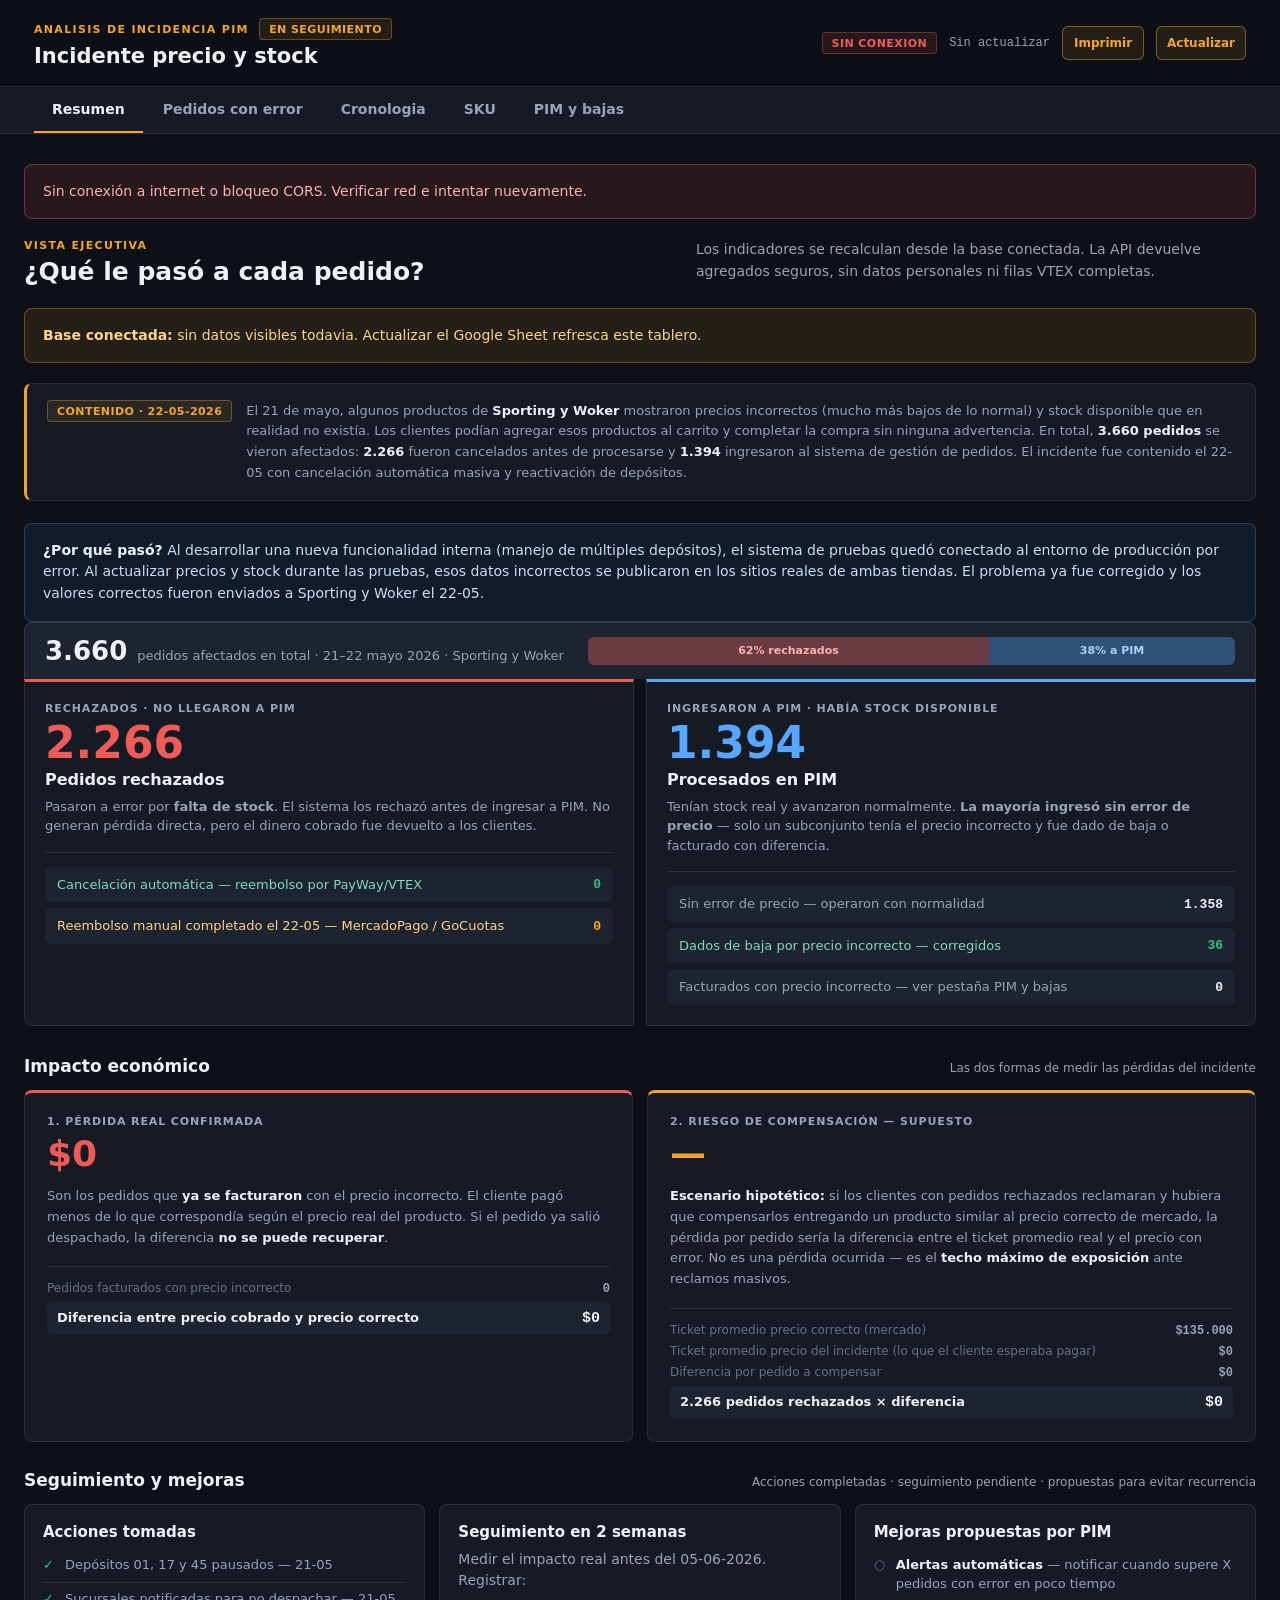
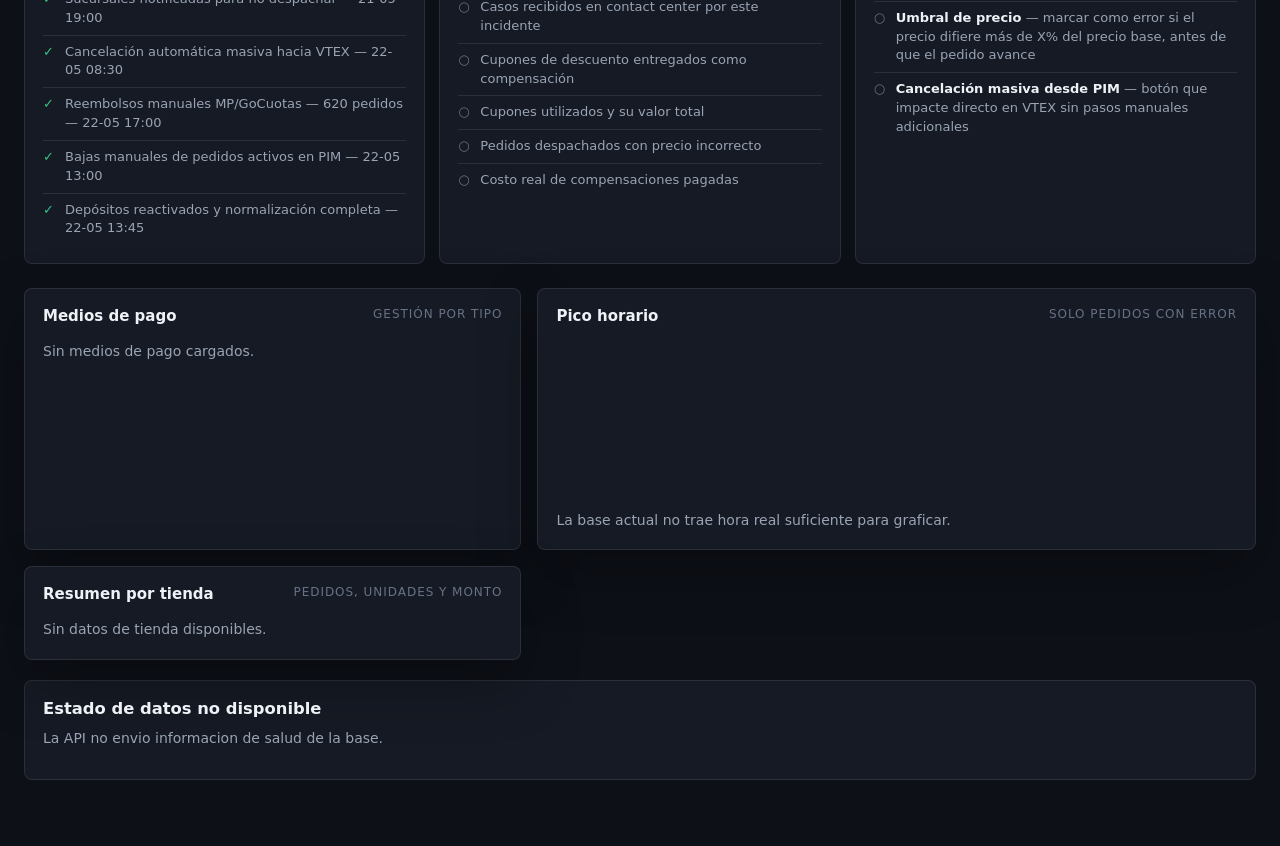
<file: index.html>
<!DOCTYPE html>
<html lang="es">
<head>
  <meta charset="UTF-8">
  <meta name="viewport" content="width=device-width, initial-scale=1.0">
  <title>Incidente PIM - Dashboard operativo</title>
  <link rel="stylesheet" href="styles.css">
</head>
<body>
  <div class="print-header">
    <div class="print-header-top">
      <div>
        <p class="print-eyebrow">Dashboard operativo · Incidencia PIM</p>
        <h1 class="print-title">Incidente Precio y Stock</h1>
        <p class="print-subtitle">Sporting y Woker · 21–22 mayo 2026</p>
      </div>
      <div class="print-meta">
        <span id="printStatusLabel"></span>
        <span id="printDate"></span>
      </div>
    </div>
  </div>

  <div class="loading-overlay" id="loadingOverlay">
    <div class="loading-spinner"></div>
    <p>Cargando datos del incidente...</p>
  </div>

  <header class="site-header">
    <div>
      <p class="eyebrow">Analisis de incidencia PIM &nbsp;<span id="incidentStatusBadge" class="badge"></span></p>
      <h1>Incidente precio y stock</h1>
    </div>
    <div class="header-actions">
      <span class="status-pill" id="sourceStatus">Conectando</span>
      <span class="last-update" id="lastUpdate">Sin actualizar</span>
      <button class="icon-button" id="printBtn" type="button">Imprimir</button>
      <button class="icon-button" id="refreshButton" type="button" title="Actualizar datos">Actualizar</button>
    </div>
  </header>

  <nav class="nav-tabs" aria-label="Secciones del tablero">
    <button class="nav-tab active" type="button" data-tab="resumen">Resumen</button>
    <button class="nav-tab" type="button" data-tab="errores">Pedidos con error</button>
    <button class="nav-tab" type="button" data-tab="cronologia">Cronologia</button>
    <button class="nav-tab" type="button" data-tab="sku">SKU</button>
    <button class="nav-tab" type="button" data-tab="pim">PIM y bajas</button>
  </nav>

  <main class="main">
    <section class="notice hidden" id="errorBanner"></section>

    <section class="tab-panel active" id="tab-resumen">
      <div class="section-heading">
        <div>
          <p class="eyebrow">Vista ejecutiva</p>
          <h2>¿Qué le pasó a cada pedido?</h2>
        </div>
        <p class="section-note">Los indicadores se recalculan desde la base conectada. La API devuelve agregados seguros, sin datos personales ni filas VTEX completas.</p>
      </div>

      <div class="risk-strip" id="riskStrip"></div>
      <div id="incidentContext"></div>
      <div id="orderFlow"></div>

      <div class="section-subhead">
        <h3>Impacto económico</h3>
        <span>Las dos formas de medir las pérdidas del incidente</span>
      </div>
      <div id="financialImpactSection"></div>
      <div id="pimMejoras"></div>

      <div class="dashboard-grid">
        <article class="panel">
          <div class="panel-header">
            <h3>Medios de pago</h3>
            <span>Gestión por tipo</span>
          </div>
          <div id="paymentBreakdown"></div>
        </article>

        <article class="panel">
          <div class="panel-header">
            <h3>Pico horario</h3>
            <span>Solo pedidos con error</span>
          </div>
          <div class="hour-chart" id="hourChart"></div>
        </article>
      </div>

      <div class="dashboard-grid lower-grid">
        <article class="panel">
          <div class="panel-header">
            <h3>Resumen por tienda</h3>
            <span>Pedidos, unidades y monto</span>
          </div>
          <div id="storeBreakdown"></div>
        </article>
      </div>

      <div id="dataHealth"></div>
    </section>

    <section class="tab-panel" id="tab-errores">
      <div class="section-heading">
        <div>
          <p class="eyebrow">Pedidos rechazados</p>
          <h2>Pedidos con error</h2>
        </div>
        <p class="section-note">Vista operativa protegida. Muestra solo datos necesarios para validar el incidente, sin clientes, emails, telefonos ni direcciones.</p>
      </div>

      <div class="unlock-panel" id="errorsUnlockPanel">
        <div>
          <p class="eyebrow">Acceso protegido</p>
          <h3>Desbloquear detalle saneado</h3>
          <p>Ingresar la clave operativa para ver los pedidos con error. La API solo entrega campos seguros.</p>
        </div>
        <div class="unlock-actions">
          <input class="password-input" id="errorPassword" type="password" autocomplete="current-password" placeholder="Clave de acceso">
          <button class="primary-btn" id="unlockErrorsButton" type="button">Ver pedidos</button>
          <span class="unlock-status" id="errorUnlockStatus">Detalle bloqueado</span>
        </div>
      </div>

      <div class="toolbar locked" id="errorsToolbar">
        <input class="search-input" id="searchErrores" type="search" placeholder="Buscar pedido, medio de pago o fecha">
        <button class="filter-btn" type="button" data-filter-table="errores" data-filter-field="tipo_pago" data-filter-value="mercado_pago_pro">MercadoPago Pro</button>
        <button class="filter-btn" type="button" data-filter-table="errores" data-filter-field="tipo_pago" data-filter-value="modo">MODO</button>
        <button class="filter-btn" type="button" data-filter-table="errores" data-filter-store="sporting">Sporting</button>
        <button class="filter-btn" type="button" data-filter-table="errores" data-filter-store="woker">Woker</button>
        <button class="filter-btn" type="button" data-filter-table="errores" data-filter-clear="true">Limpiar</button>
        <span class="row-count" id="countErrores"></span>
        <button class="filter-btn" type="button" id="exportErroresBtn">Exportar CSV</button>
      </div>

      <div class="table-wrap">
        <table>
          <thead>
            <tr>
              <th>Fecha alta</th>
              <th>Nro pedido canal</th>
              <th>Medio de pago</th>
              <th>Hora real</th>
              <th>Gestion</th>
              <th>Sitio</th>
              <th>Unidades</th>
              <th>Monto</th>
            </tr>
          </thead>
          <tbody id="tbodyErrores"></tbody>
        </table>
      </div>
      <div class="paginator" id="pagerErrores"></div>
    </section>

    <section class="tab-panel" id="tab-cronologia">
      <div class="section-heading">
        <div>
          <p class="eyebrow">Seguimiento</p>
          <h2>Cronología del incidente</h2>
        </div>
        <p class="section-note">Eventos del 21 y 22 de mayo 2026. Se puede actualizar desde la hoja <strong>cronologia</strong> en Apps Script.</p>
      </div>

      <div class="timeline-legend">
        <span class="badge badge-blue">Detección</span>
        <span class="badge badge-orange">Acción</span>
        <span class="badge badge-purple">Escalado</span>
        <span class="badge badge-green">Resolución</span>
      </div>

      <div class="timeline" id="timeline"></div>
    </section>

    <section class="tab-panel" id="tab-sku">
      <div class="section-heading">
        <div>
          <p class="eyebrow">Productos afectados</p>
          <h2>Análisis por SKU</h2>
        </div>
        <p class="section-note">Ranking calculado desde los pedidos VTEX que cayeron en error. Monto = suma del precio total VTEX en esos pedidos.</p>
      </div>

      <div class="empty-state" id="skuEmpty">
        <h3>Sin ranking SKU disponible</h3>
        <p>Revisar que la hoja <strong>pedidos_vtex</strong> tenga SKU, producto, cantidad y pedido.</p>
      </div>

      <div class="toolbar" id="skuToolbar">
        <input class="search-input" id="searchSku" type="search" placeholder="Buscar SKU o producto">
        <button class="filter-btn" type="button" data-filter-table="sku" data-filter-store="sporting">Sporting</button>
        <button class="filter-btn" type="button" data-filter-table="sku" data-filter-store="woker">Woker</button>
        <button class="filter-btn" type="button" data-filter-table="sku" data-filter-clear="true">Limpiar</button>
        <span class="row-count" id="countSku"></span>
      </div>

      <div class="section-subhead">
        <h3>Ranking por impacto</h3>
        <span>Ordenado por pedidos con error · monto = suma precio VTEX</span>
      </div>
      <div class="table-wrap hidden" id="skuTableWrap">
        <table>
          <thead>
            <tr>
              <th>SKU</th>
              <th>Producto</th>
              <th>Sitios</th>
              <th class="td-right">Pedidos</th>
              <th class="td-right">Unidades</th>
              <th class="td-right">Monto</th>
            </tr>
          </thead>
          <tbody id="tbodySku"></tbody>
        </table>
      </div>
    </section>

    <section class="tab-panel" id="tab-pim">
      <div class="section-heading">
        <div>
          <p class="eyebrow">Gestión PIM</p>
          <h2>PIM y bajas</h2>
        </div>
        <p class="section-note">Pedidos que ingresaron a PIM. Las filas en rojo son <strong>urgentes</strong>: ya estaban facturados o despachados con precio incorrecto.</p>
      </div>

      <div class="kpi-grid" id="pimKpis"></div>

      <div class="toolbar">
        <input class="search-input" id="searchBajas" type="search" placeholder="Buscar pedido, SKU, producto o estado">
        <button class="filter-btn" type="button" data-filter-table="bajas" data-filter-dispatch="true">Solo urgentes (facturados)</button>
        <button class="filter-btn" type="button" data-filter-table="bajas" data-filter-clear="true">Limpiar filtro</button>
        <span class="row-count" id="countBajas"></span>
        <button class="filter-btn" type="button" id="exportBajasBtn">Exportar CSV</button>
      </div>

      <div class="table-wrap">
        <table>
          <thead>
            <tr>
              <th>Nro pedido</th>
              <th>SKU</th>
              <th>Producto</th>
              <th class="td-right">Cant.</th>
              <th class="td-right">Pagado</th>
              <th class="td-right">Precio correcto</th>
              <th class="td-right">Diferencia</th>
              <th>Estado PIM</th>
              <th>Prioridad</th>
            </tr>
          </thead>
          <tbody id="tbodyBajas"></tbody>
        </table>
      </div>
      <div class="paginator" id="pagerBajas"></div>
    </section>
  </main>

  <script src="config.js"></script>
  <script src="app.js"></script>
</body>
</html>
</file>
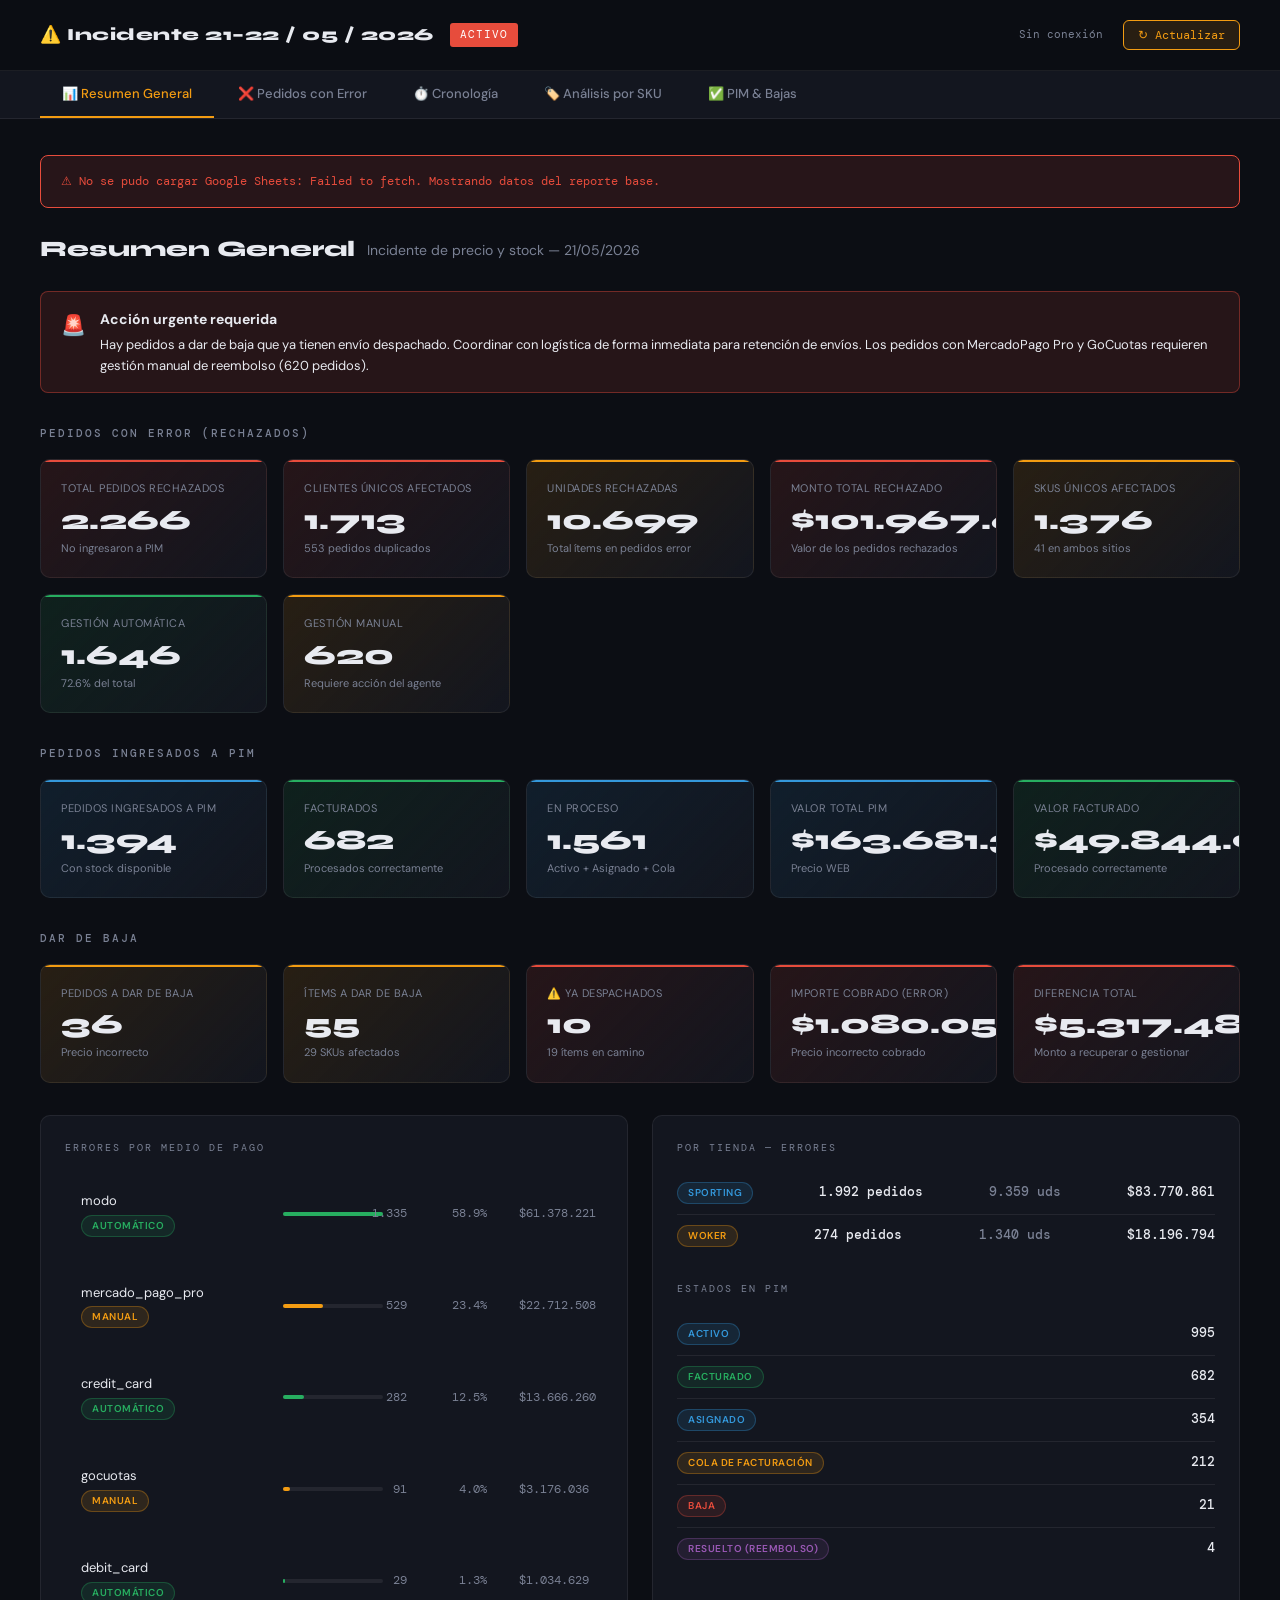
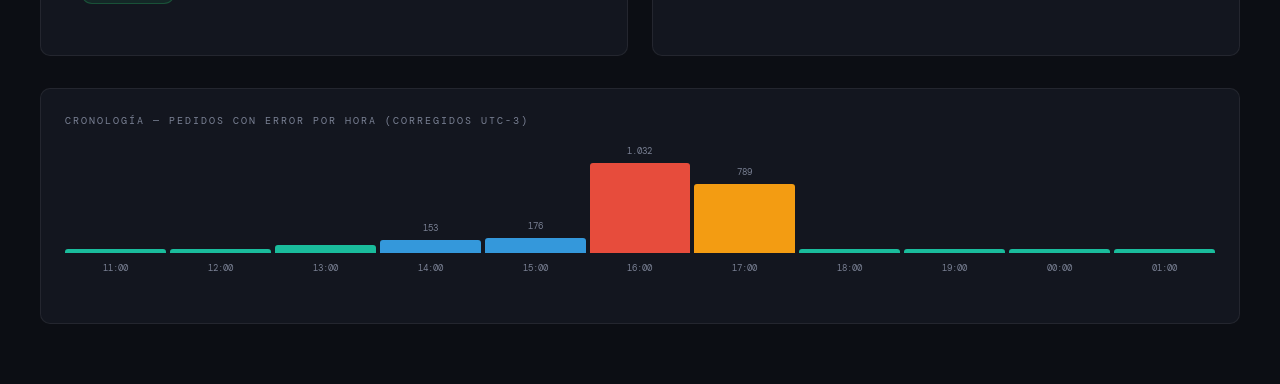
<file: incidente_dashboard.html>
<!DOCTYPE html>
<html lang="es">
<head>
<meta charset="UTF-8">
<meta name="viewport" content="width=device-width, initial-scale=1.0">
<title>Incidente 21/05/2026 — Reporte de Precio & Stock</title>
<link href="https://fonts.googleapis.com/css2?family=DM+Mono:wght@400;500&family=Syne:wght@700;800&family=DM+Sans:ital,wght@0,300;0,400;0,500;0,600;1,300&display=swap" rel="stylesheet">
<style>
:root {
  --bg: #0c0e14;
  --surface: #13161f;
  --surface2: #1a1e2a;
  --border: rgba(255,255,255,0.07);
  --red: #e74c3c;
  --red-dim: rgba(231,76,60,0.12);
  --orange: #f39c12;
  --orange-dim: rgba(243,156,18,0.12);
  --green: #27ae60;
  --green-dim: rgba(39,174,96,0.12);
  --blue: #3498db;
  --blue-dim: rgba(52,152,219,0.12);
  --purple: #9b59b6;
  --purple-dim: rgba(155,89,182,0.12);
  --teal: #1abc9c;
  --teal-dim: rgba(26,188,156,0.12);
  --text: #e8eaf0;
  --text-dim: #7a8194;
  --text-muted: #454c63;
  --accent: #f39c12;
}

* { box-sizing: border-box; margin: 0; padding: 0; }

body {
  font-family: 'DM Sans', sans-serif;
  background: var(--bg);
  color: var(--text);
  min-height: 100vh;
  font-size: 14px;
  line-height: 1.6;
}

/* HEADER */
.site-header {
  border-bottom: 1px solid var(--border);
  padding: 20px 40px;
  display: flex; align-items: center; justify-content: space-between;
  position: sticky; top: 0; z-index: 100;
  background: rgba(12,14,20,0.95);
  backdrop-filter: blur(12px);
}
.site-header h1 {
  font-family: 'Syne', sans-serif;
  font-size: 17px; font-weight: 800;
  letter-spacing: 0.5px;
}
.badge-incident {
  background: var(--red); color: #fff;
  font-family: 'DM Mono', monospace;
  font-size: 11px; padding: 3px 10px; border-radius: 3px;
  letter-spacing: 1px; text-transform: uppercase;
  animation: pulse-red 2s ease-in-out infinite;
}
@keyframes pulse-red {
  0%,100% { opacity:1; } 50% { opacity:.6; }
}
.last-update {
  font-family: 'DM Mono', monospace;
  font-size: 11px; color: var(--text-dim);
}

/* NAV TABS */
.nav-tabs {
  display: flex; gap: 2px;
  padding: 0 40px;
  background: var(--surface);
  border-bottom: 1px solid var(--border);
  overflow-x: auto;
}
.nav-tab {
  padding: 14px 22px;
  font-size: 13px; font-weight: 500;
  color: var(--text-dim);
  cursor: pointer;
  border-bottom: 2px solid transparent;
  transition: all .2s;
  white-space: nowrap;
  background: none; border-top: none; border-left: none; border-right: none;
  font-family: 'DM Sans', sans-serif;
}
.nav-tab:hover { color: var(--text); }
.nav-tab.active { color: var(--accent); border-bottom-color: var(--accent); }

/* MAIN */
.main { padding: 36px 40px; max-width: 1400px; margin: 0 auto; }
.tab-panel { display: none; }
.tab-panel.active { display: block; animation: fadeIn .3s ease; }
@keyframes fadeIn { from { opacity:0; transform:translateY(6px); } to { opacity:1; transform:translateY(0); } }

/* SECTION TITLES */
.section-title {
  font-family: 'Syne', sans-serif;
  font-size: 22px; font-weight: 800;
  margin-bottom: 24px;
  display: flex; align-items: center; gap: 12px;
}
.section-title span { color: var(--text-dim); font-size: 14px; font-weight: 400; font-family: 'DM Sans', sans-serif; }
.sub-title {
  font-family: 'DM Mono', monospace;
  font-size: 11px; font-weight: 500;
  letter-spacing: 2px; text-transform: uppercase;
  color: var(--text-dim);
  margin-bottom: 16px; margin-top: 32px;
}

/* KPI GRID */
.kpi-grid { display: grid; grid-template-columns: repeat(auto-fill, minmax(200px, 1fr)); gap: 16px; margin-bottom: 32px; }
.kpi-card {
  background: var(--surface);
  border: 1px solid var(--border);
  border-radius: 10px;
  padding: 20px;
  position: relative; overflow: hidden;
  transition: transform .2s, border-color .2s;
}
.kpi-card:hover { transform: translateY(-2px); border-color: rgba(255,255,255,0.14); }
.kpi-card::before {
  content: ''; position: absolute; top:0; left:0; right:0; height:2px;
  background: var(--accent-color, var(--accent));
}
.kpi-card.red { --accent-color: var(--red); background: linear-gradient(135deg, var(--red-dim), var(--surface)); }
.kpi-card.orange { --accent-color: var(--orange); background: linear-gradient(135deg, var(--orange-dim), var(--surface)); }
.kpi-card.green { --accent-color: var(--green); background: linear-gradient(135deg, var(--green-dim), var(--surface)); }
.kpi-card.blue { --accent-color: var(--blue); background: linear-gradient(135deg, var(--blue-dim), var(--surface)); }
.kpi-card.purple { --accent-color: var(--purple); background: linear-gradient(135deg, var(--purple-dim), var(--surface)); }
.kpi-label { font-size: 11px; color: var(--text-dim); margin-bottom: 8px; text-transform: uppercase; letter-spacing: 0.5px; }
.kpi-value {
  font-family: 'Syne', sans-serif;
  font-size: 28px; font-weight: 800;
  line-height: 1;
}
.kpi-sub { font-size: 11px; color: var(--text-dim); margin-top: 6px; }

/* LOADING OVERLAY */
.loading-overlay {
  position: fixed; inset:0; background: var(--bg);
  display: flex; align-items: center; justify-content: center;
  z-index: 999; flex-direction: column; gap: 16px;
}
.loading-spinner {
  width: 40px; height: 40px;
  border: 3px solid var(--border);
  border-top-color: var(--orange);
  border-radius: 50%;
  animation: spin .8s linear infinite;
}
@keyframes spin { to { transform: rotate(360deg); } }
.loading-text { font-family: 'DM Mono', monospace; font-size: 12px; color: var(--text-dim); }

/* ERROR BANNER */
.error-banner {
  background: var(--red-dim); border: 1px solid var(--red);
  border-radius: 8px; padding: 16px 20px;
  font-family: 'DM Mono', monospace; font-size: 12px;
  color: var(--red); margin-bottom: 24px;
  display: none;
}

/* DATA TABLES */
.table-wrap { overflow-x: auto; border-radius: 10px; border: 1px solid var(--border); }
table { width: 100%; border-collapse: collapse; }
thead th {
  background: var(--surface2);
  padding: 12px 16px;
  text-align: left;
  font-family: 'DM Mono', monospace;
  font-size: 10px; letter-spacing: 1.5px;
  text-transform: uppercase; color: var(--text-dim);
  white-space: nowrap;
  border-bottom: 1px solid var(--border);
}
tbody tr { border-bottom: 1px solid var(--border); transition: background .15s; }
tbody tr:hover { background: rgba(255,255,255,0.03); }
tbody tr:last-child { border-bottom: none; }
tbody td { padding: 11px 16px; font-size: 13px; }
.td-mono { font-family: 'DM Mono', monospace; font-size: 11px; }
.td-right { text-align: right; }
.td-center { text-align: center; }

/* BADGES */
.badge {
  display: inline-block; padding: 2px 10px; border-radius: 20px;
  font-size: 10px; font-weight: 600; letter-spacing: 0.5px;
  text-transform: uppercase; white-space: nowrap;
}
.badge-red { background: var(--red-dim); color: var(--red); border: 1px solid rgba(231,76,60,.3); }
.badge-orange { background: var(--orange-dim); color: var(--orange); border: 1px solid rgba(243,156,18,.3); }
.badge-green { background: var(--green-dim); color: var(--green); border: 1px solid rgba(39,174,96,.3); }
.badge-blue { background: var(--blue-dim); color: var(--blue); border: 1px solid rgba(52,152,219,.3); }
.badge-purple { background: var(--purple-dim); color: var(--purple); border: 1px solid rgba(155,89,182,.3); }
.badge-gray { background: rgba(255,255,255,.05); color: var(--text-dim); border: 1px solid var(--border); }

/* TWO-COL LAYOUT */
.two-col { display: grid; grid-template-columns: 1fr 1fr; gap: 24px; margin-bottom: 32px; }
.three-col { display: grid; grid-template-columns: 1fr 1fr 1fr; gap: 24px; margin-bottom: 32px; }
@media(max-width:900px) { .two-col, .three-col { grid-template-columns: 1fr; } }

/* CARD */
.card {
  background: var(--surface);
  border: 1px solid var(--border);
  border-radius: 10px;
  padding: 24px;
}
.card-title {
  font-family: 'DM Mono', monospace;
  font-size: 10px; letter-spacing: 2px;
  text-transform: uppercase; color: var(--text-dim);
  margin-bottom: 16px;
}

/* BREAKDOWN TABLE (compact) */
.breakdown-table { width: 100%; }
.breakdown-table tr { display: flex; align-items: center; padding: 8px 0; border-bottom: 1px solid var(--border); }
.breakdown-table tr:last-child { border-bottom: none; }
.breakdown-label { flex: 1; font-size: 13px; }
.breakdown-bar-wrap { width: 100px; height: 4px; background: var(--border); border-radius: 2px; margin: 0 12px; }
.breakdown-bar { height: 4px; border-radius: 2px; background: var(--accent); }
.breakdown-value { font-family: 'DM Mono', monospace; font-size: 12px; color: var(--text-dim); width: 80px; text-align: right; }

/* CRONOLOGÍA */
.timeline { position: relative; }
.timeline::before {
  content: ''; position: absolute; left: 110px; top:0; bottom:0;
  width: 1px; background: var(--border);
}
.tl-item {
  display: flex; gap: 0; margin-bottom: 0;
  position: relative;
}
.tl-time {
  width: 110px; min-width: 110px;
  font-family: 'DM Mono', monospace;
  font-size: 12px; color: var(--text-dim);
  padding: 20px 20px 20px 0;
  text-align: right; line-height: 1.4;
}
.tl-dot {
  width: 12px; height: 12px; border-radius: 50%;
  border: 2px solid var(--surface2);
  margin: 22px -6px 0 0; flex-shrink: 0;
  position: relative; z-index: 1;
}
.tl-dot.red { background: var(--red); box-shadow: 0 0 8px var(--red); }
.tl-dot.orange { background: var(--orange); box-shadow: 0 0 8px var(--orange); }
.tl-dot.green { background: var(--green); box-shadow: 0 0 8px var(--green); }
.tl-dot.blue { background: var(--blue); }
.tl-dot.purple { background: var(--purple); }
.tl-dot.gray { background: var(--text-muted); }
.tl-content {
  flex: 1; padding: 16px 0 16px 28px;
  border-bottom: 1px solid var(--border);
}
.tl-item:last-child .tl-content { border-bottom: none; }
.tl-event-title { font-weight: 600; font-size: 14px; margin-bottom: 4px; }
.tl-event-desc { font-size: 13px; color: var(--text-dim); line-height: 1.6; }
.tl-tag {
  display: inline-block; padding: 1px 8px; border-radius: 3px;
  font-size: 10px; font-weight: 600; letter-spacing: 0.5px;
  text-transform: uppercase; margin-bottom: 6px;
}
.tl-tag.detection { background: var(--orange-dim); color: var(--orange); }
.tl-tag.action { background: var(--blue-dim); color: var(--blue); }
.tl-tag.escalation { background: var(--red-dim); color: var(--red); }
.tl-tag.resolution { background: var(--green-dim); color: var(--green); }
.tl-tag.pending { background: var(--purple-dim); color: var(--purple); }

/* HORA CHART */
.hora-chart { margin: 24px 0; }
.hora-bars { display: flex; align-items: flex-end; gap: 4px; height: 100px; }
.hora-bar-wrap { flex: 1; display: flex; flex-direction: column; align-items: center; gap: 4px; }
.hora-bar {
  width: 100%; border-radius: 3px 3px 0 0;
  transition: opacity .2s;
  cursor: default;
  position: relative;
}
.hora-bar:hover { opacity: .8; }
.hora-bar[data-peak="true"] { background: var(--red) !important; }
.hora-label { font-family: 'DM Mono', monospace; font-size: 9px; color: var(--text-dim); white-space: nowrap; }
.hora-count { font-family: 'DM Mono', monospace; font-size: 9px; color: var(--text-dim); }

/* SEARCH & FILTER */
.table-controls {
  display: flex; gap: 12px; margin-bottom: 16px;
  align-items: center; flex-wrap: wrap;
}
.search-input {
  background: var(--surface2); border: 1px solid var(--border);
  color: var(--text); border-radius: 6px;
  padding: 8px 14px; font-family: 'DM Sans', sans-serif;
  font-size: 13px; outline: none;
  transition: border-color .2s; flex: 1; min-width: 200px;
}
.search-input:focus { border-color: var(--accent); }
.filter-btn {
  background: var(--surface2); border: 1px solid var(--border);
  color: var(--text-dim); border-radius: 6px;
  padding: 8px 14px; font-size: 12px; cursor: pointer;
  transition: all .2s; font-family: 'DM Sans', sans-serif;
}
.filter-btn:hover, .filter-btn.active { background: var(--orange-dim); color: var(--orange); border-color: var(--orange); }
.row-count { font-family: 'DM Mono', monospace; font-size: 11px; color: var(--text-dim); margin-left: auto; }

/* PAGINATOR */
.paginator { display: flex; gap: 8px; margin-top: 16px; align-items: center; justify-content: center; }
.page-btn {
  background: var(--surface2); border: 1px solid var(--border);
  color: var(--text-dim); border-radius: 6px; padding: 6px 12px;
  font-size: 12px; cursor: pointer; transition: all .2s;
  font-family: 'DM Mono', monospace;
}
.page-btn:hover, .page-btn.active { background: var(--orange-dim); color: var(--orange); border-color: var(--orange); }
.page-btn:disabled { opacity:.3; cursor:not-allowed; }

/* ALERT BOX */
.alert-box {
  border-radius: 8px; padding: 16px 20px;
  display: flex; gap: 14px; align-items: flex-start;
  margin-bottom: 24px; border: 1px solid;
}
.alert-box.urgent { background: var(--red-dim); border-color: rgba(231,76,60,.4); }
.alert-box.warning { background: var(--orange-dim); border-color: rgba(243,156,18,.4); }
.alert-box.info { background: var(--blue-dim); border-color: rgba(52,152,219,.4); }
.alert-icon { font-size: 20px; flex-shrink:0; margin-top:1px; }
.alert-text { font-size: 13px; line-height: 1.6; }
.alert-text strong { display: block; margin-bottom: 4px; font-size: 14px; }

/* TOOLTIP */
[data-tooltip] { position: relative; }
[data-tooltip]::after {
  content: attr(data-tooltip);
  position: absolute; bottom: 110%; left: 50%;
  transform: translateX(-50%);
  background: #1a1e2a; border: 1px solid var(--border);
  padding: 6px 10px; border-radius: 6px;
  font-size: 11px; white-space: nowrap;
  opacity: 0; pointer-events: none; transition: opacity .2s;
  z-index: 50;
}
[data-tooltip]:hover::after { opacity: 1; }

/* STAT ROW */
.stat-row { display: flex; justify-content: space-between; padding: 10px 0; border-bottom: 1px solid var(--border); align-items: center; }
.stat-row:last-child { border-bottom: none; }
.stat-label { font-size: 13px; color: var(--text-dim); }
.stat-value { font-family: 'DM Mono', monospace; font-size: 13px; font-weight: 500; }

/* PROGRESS BAR */
.progress-bar-wrap { height: 6px; background: var(--border); border-radius: 3px; margin-top: 6px; }
.progress-bar { height: 6px; border-radius: 3px; }

/* SECTION DIVIDER */
.divider { border: none; border-top: 1px solid var(--border); margin: 36px 0; }
</style>
</head>
<body>

<div class="loading-overlay" id="loadingOverlay">
  <div class="loading-spinner"></div>
  <div class="loading-text">Cargando datos desde Google Sheets...</div>
</div>

<header class="site-header">
  <div style="display:flex;align-items:center;gap:16px;">
    <h1>⚠️ Incidente 21–22 / 05 / 2026</h1>
    <span class="badge-incident">Activo</span>
  </div>
  <div style="display:flex;align-items:center;gap:20px;">
    <span class="last-update" id="lastUpdate">—</span>
    <button onclick="loadData()" style="background:var(--orange-dim);border:1px solid var(--orange);color:var(--orange);padding:6px 14px;border-radius:6px;cursor:pointer;font-size:12px;font-family:'DM Mono',monospace;">↻ Actualizar</button>
  </div>
</header>

<nav class="nav-tabs">
  <button class="nav-tab active" onclick="showTab('resumen')">📊 Resumen General</button>
  <button class="nav-tab" onclick="showTab('errores')">❌ Pedidos con Error</button>
  <button class="nav-tab" onclick="showTab('cronologia')">⏱️ Cronología</button>
  <button class="nav-tab" onclick="showTab('sku')">🏷️ Análisis por SKU</button>
  <button class="nav-tab" onclick="showTab('pim')">✅ PIM & Bajas</button>
</nav>

<main class="main">
  <div class="error-banner" id="errorBanner"></div>

  <!-- ========== RESUMEN ========== -->
  <div class="tab-panel active" id="tab-resumen">
    <div class="section-title">Resumen General <span>Incidente de precio y stock — 21/05/2026</span></div>

    <div class="alert-box urgent">
      <span class="alert-icon">🚨</span>
      <div class="alert-text">
        <strong>Acción urgente requerida</strong>
        Hay pedidos a dar de baja que ya tienen envío despachado. Coordinar con logística de forma inmediata para retención de envíos. Los pedidos con MercadoPago Pro y GoCuotas requieren gestión manual de reembolso (620 pedidos).
      </div>
    </div>

    <div class="sub-title">Pedidos con error (rechazados)</div>
    <div class="kpi-grid" id="kpiErrores"></div>

    <div class="sub-title">Pedidos ingresados a PIM</div>
    <div class="kpi-grid" id="kpiPim"></div>

    <div class="sub-title">Dar de baja</div>
    <div class="kpi-grid" id="kpiBaja"></div>

    <div class="two-col">
      <div class="card">
        <div class="card-title">Errores por medio de pago</div>
        <div id="mpTable"></div>
      </div>
      <div class="card">
        <div class="card-title">Por tienda — errores</div>
        <div id="tiendaTable"></div>
        <div style="margin-top:24px;">
          <div class="card-title">Estados en PIM</div>
          <div id="pimEstados"></div>
        </div>
      </div>
    </div>

    <div class="card" style="margin-bottom:24px;">
      <div class="card-title">Cronología — pedidos con error por hora (corregidos UTC-3)</div>
      <div class="hora-chart">
        <div class="hora-bars" id="horaChart"></div>
        <div id="horaLabels" style="display:flex;gap:4px;margin-top:8px;padding-left:0;"></div>
      </div>
    </div>
  </div>

  <!-- ========== ERRORES ========== -->
  <div class="tab-panel" id="tab-errores">
    <div class="section-title">Pedidos con Error <span>Stock insuficiente — no ingresaron a PIM</span></div>

    <div class="two-col">
      <div class="card">
        <div class="card-title">Análisis por medio de pago</div>
        <div id="mpDetalle"></div>
      </div>
      <div class="card">
        <div class="card-title">KPIs</div>
        <div id="kpiErroresCard"></div>
        <div style="margin-top:24px;">
          <div class="card-title">Por tienda</div>
          <div id="tiendaDetalle"></div>
        </div>
      </div>
    </div>

    <div class="sub-title">Tabla completa de pedidos con error</div>
    <div class="table-controls">
      <input class="search-input" id="searchErrores" placeholder="Buscar por pedido, nombre, email, medio de pago..." oninput="filterTable('errores')">
      <button class="filter-btn" onclick="filterByField('errores','sitio','Sporting')">Sporting</button>
      <button class="filter-btn" onclick="filterByField('errores','sitio','Woker')">Woker</button>
      <button class="filter-btn" onclick="filterByField('errores','tipo_gestion','Manual')">Manual</button>
      <button class="filter-btn" onclick="filterByField('errores','tipo_gestion','Automático')">Automático</button>
      <button class="filter-btn" onclick="clearFilters('errores')">Limpiar</button>
      <span class="row-count" id="countErrores"></span>
    </div>
    <div class="table-wrap">
      <table id="tableErrores">
        <thead><tr>
          <th>Fecha Alta</th><th>Nro Pedido</th><th>Medio de Pago</th>
          <th>Tipo Gestión</th><th>Sitio</th><th>Cliente</th><th>Email</th>
        </tr></thead>
        <tbody id="tbodyErrores"></tbody>
      </table>
    </div>
    <div class="paginator" id="pagErrores"></div>
  </div>

  <!-- ========== CRONOLOGÍA ========== -->
  <div class="tab-panel" id="tab-cronologia">
    <div class="section-title">Cronología del Incidente <span>21 — 22 de mayo de 2026</span></div>

    <div class="two-col">
      <div class="card">
        <div class="card-title">Resumen temporal</div>
        <div id="cronKpis"></div>
      </div>
      <div class="card">
        <div class="card-title">Pedidos con error por hora (UTC-3)</div>
        <div class="hora-chart">
          <div class="hora-bars" id="horaChartCron"></div>
          <div id="horaLabelsCron" style="display:flex;gap:4px;margin-top:8px;"></div>
        </div>
      </div>
    </div>

    <div class="two-col">
      <div>
        <div class="sub-title">21 de mayo 2026 — Línea de tiempo del incidente</div>
        <div class="timeline" id="timeline21"></div>
      </div>
      <div>
        <div class="sub-title">22 de mayo 2026 — Acciones y seguimiento</div>
        <div class="timeline" id="timeline22"></div>
        <div class="alert-box warning" style="margin-top:24px;">
          <span class="alert-icon">📝</span>
          <div class="alert-text">
            <strong>Cronología del 22/05 pendiente</strong>
            Los eventos y acciones del 22/05 están siendo relevados. Actualizar este campo cuando estén disponibles.
          </div>
        </div>
      </div>
    </div>

    <div class="sub-title">Detalle por hora — pedidos con error</div>
    <div class="table-wrap">
      <table id="tableHoras">
        <thead><tr>
          <th>Hora (UTC-3)</th><th class="td-right">Pedidos</th><th class="td-right">Acumulado</th>
          <th class="td-right">% del Total</th><th class="td-right">Sporting</th>
          <th class="td-right">Woker</th><th class="td-right">Automático</th>
          <th class="td-right">Manual</th><th>Fase</th>
        </tr></thead>
        <tbody id="tbodyHoras"></tbody>
      </table>
    </div>
  </div>

  <!-- ========== SKU ========== -->
  <div class="tab-panel" id="tab-sku">
    <div class="section-title">Análisis por SKU <span>Pedidos rechazados — impacto por producto</span></div>

    <div class="kpi-grid" id="kpiSku"></div>

    <div class="sub-title">SKUs presentes en ambos sitios (Sporting + Woker)</div>
    <div class="alert-box info">
      <span class="alert-icon">ℹ️</span>
      <div class="alert-text">Estos SKUs generaron errores simultáneamente en ambas plataformas, lo que indica que el problema de stock/precio afectó el catálogo compartido.</div>
    </div>
    <div class="table-wrap" style="margin-bottom:32px;">
      <table id="tableSkuAmbos">
        <thead><tr>
          <th>SKU (Ref Code)</th><th>Nombre Producto</th>
          <th class="td-right">Pedidos</th><th class="td-right">Unidades</th>
          <th class="td-right">Monto Total</th><th>Sitios</th>
        </tr></thead>
        <tbody id="tbodySkuAmbos"></tbody>
      </table>
    </div>

    <div class="sub-title">Tabla general de SKUs afectados</div>
    <div class="table-controls">
      <input class="search-input" id="searchSku" placeholder="Buscar SKU o producto..." oninput="filterTable('sku')">
      <button class="filter-btn" onclick="filterByField('sku','sitios','Ambos')">Ambos sitios</button>
      <button class="filter-btn" onclick="filterByField('sku','sitios','Sporting')">Solo Sporting</button>
      <button class="filter-btn" onclick="filterByField('sku','sitios','Woker')">Solo Woker</button>
      <button class="filter-btn" onclick="clearFilters('sku')">Limpiar</button>
      <span class="row-count" id="countSku"></span>
    </div>
    <div class="table-wrap">
      <table id="tableSku">
        <thead><tr>
          <th>SKU (Ref Code)</th><th>Nombre Producto</th>
          <th>Sitios</th><th class="td-right">Pedidos</th>
          <th class="td-right">Unidades</th><th class="td-right">Monto Total</th>
        </tr></thead>
        <tbody id="tbodySku"></tbody>
      </table>
    </div>
    <div class="paginator" id="pagSku"></div>
  </div>

  <!-- ========== PIM ========== -->
  <div class="tab-panel" id="tab-pim">
    <div class="section-title">PIM & Bajas <span>Pedidos que ingresaron + los que deben darse de baja</span></div>

    <div class="two-col">
      <div class="kpi-grid" id="kpiPimDetail" style="margin-bottom:0;"></div>
      <div class="kpi-grid" id="kpiBajaDetail" style="margin-bottom:0;"></div>
    </div>

    <div class="alert-box urgent" style="margin-top:24px;">
      <span class="alert-icon">🚨</span>
      <div class="alert-text">
        <strong>Pedidos despachados — Acción inmediata</strong>
        Los ítems marcados en rojo en la tabla de baja ya tienen envío en curso. Contactar con logística para retener los envíos antes de que sean entregados.
      </div>
    </div>

    <div class="sub-title">Pedidos a dar de baja (rojo = despachado)</div>
    <div class="table-wrap" style="margin-bottom:32px;">
      <table id="tableBaja">
        <thead><tr>
          <th>Nro Pedido Canal</th><th>SKU</th><th>Producto</th>
          <th class="td-right">Cant.</th><th class="td-right">Imp. Pagado</th>
          <th class="td-right">Precio Correcto</th><th class="td-right">Diff $</th>
          <th>Estado Envío</th><th>Nro Seguimiento</th>
        </tr></thead>
        <tbody id="tbodyBaja"></tbody>
      </table>
    </div>

    <div class="sub-title">Tabla completa — pedidos en PIM</div>
    <div class="table-controls">
      <input class="search-input" id="searchPim" placeholder="Buscar por pedido, SKU, producto, tienda..." oninput="filterTable('pim')">
      <button class="filter-btn" onclick="filterByField('pim','Tienda','Sporting')">Sporting</button>
      <button class="filter-btn" onclick="filterByField('pim','Tienda','Woker')">Woker</button>
      <button class="filter-btn" onclick="filterByField('pim','en_baja','SI')">En Baja</button>
      <button class="filter-btn" onclick="filterByField('pim','Estado Actual','Facturado')">Facturado</button>
      <button class="filter-btn" onclick="clearFilters('pim')">Limpiar</button>
      <span class="row-count" id="countPim"></span>
    </div>
    <div class="table-wrap">
      <table id="tablePim">
        <thead><tr>
          <th>Nro Pedido</th><th>Tienda</th><th>Fecha</th>
          <th>SKU</th><th>Producto</th><th class="td-right">Cant.</th>
          <th class="td-right">Precio WEB</th><th class="td-right">Precio PIM</th>
          <th>Estado</th><th>En Baja</th>
        </tr></thead>
        <tbody id="tbodyPim"></tbody>
      </table>
    </div>
    <div class="paginator" id="pagPim"></div>
  </div>

</main>

<script>
// ─────────────────────────────────────────
// GOOGLE SHEETS CSV URL
// ─────────────────────────────────────────
const SHEET_URL = 'https://docs.google.com/spreadsheets/d/e/2PACX-1vRRg0yx7VtbM_hKnvETRpa3FgE81WKoxbyD68X19_fx_0G6IpywZ6pC_tVxfaST1GlWHiSzD-zlpotW/pub?output=csv';

// ─────────────────────────────────────────
// HARDCODED DATA (fallback & computed stats)
// ─────────────────────────────────────────
const STATS = {
  errores: {
    total: 2266, clientes: 1713,
    sporting: { pedidos: 1992, unidades: 9359, monto: 83770861 },
    woker:    { pedidos: 274,  unidades: 1340, monto: 18196794 },
    skus: 1376, skusAmbos: 41,
    montoTotal: 101967654, unidades: 10699,
    automatico: 1646, manual: 620,
  },
  pim: {
    totalItems: 2390, pedidosUnicos: 1394,
    estados: {
      'Activo': 995, 'Facturado': 682, 'Asignado': 354,
      'Cola de Facturación': 212, 'Baja': 21, 'Resuelto (Reembolso)': 4
    },
    sporting: 1082, woker: 254,
    skus: 312, valorTotal: 163681399, valorFacturado: 49844922,
  },
  baja: {
    pedidos: 36, items: 55, skus: 29,
    despachados: 10, itemsDespachados: 19,
    importePagado: 1080056, diff: -5317488,
    precioPromCorrect: 189999, precioPromPagado: 19637,
  },
  mediosPago: [
    { tipo:'modo',             pedidos:1335, monto:61378221, pct:0.589, gestion:'Automático' },
    { tipo:'mercado_pago_pro', pedidos:529,  monto:22712508, pct:0.234, gestion:'Manual'    },
    { tipo:'credit_card',      pedidos:282,  monto:13666260, pct:0.125, gestion:'Automático' },
    { tipo:'gocuotas',         pedidos:91,   monto:3176036,  pct:0.040, gestion:'Manual'    },
    { tipo:'debit_card',       pedidos:29,   monto:1034629,  pct:0.013, gestion:'Automático' },
  ],
  horasPorHora: [
    { hora:'11:00', pedidos:1,    acum:1,    sport:1,   woker:0,  auto:1,   manual:0 },
    { hora:'12:00', pedidos:13,   acum:14,   sport:11,  woker:2,  auto:10,  manual:3 },
    { hora:'13:00', pedidos:86,   acum:100,  sport:69,  woker:17, auto:64,  manual:22 },
    { hora:'14:00', pedidos:153,  acum:253,  sport:120, woker:33, auto:114, manual:39 },
    { hora:'15:00', pedidos:176,  acum:429,  sport:137, woker:39, auto:124, manual:52 },
    { hora:'16:00', pedidos:1032, acum:1461, sport:914, woker:118,auto:739, manual:293 },
    { hora:'17:00', pedidos:789,  acum:2250, sport:728, woker:61, auto:578, manual:211 },
    { hora:'18:00', pedidos:2,    acum:2252, sport:0,   woker:2,  auto:2,   manual:0 },
    { hora:'19:00', pedidos:1,    acum:2253, sport:1,   woker:0,  auto:1,   manual:0 },
    { hora:'00:00', pedidos:3,    acum:2256, sport:3,   woker:0,  auto:3,   manual:0 },
    { hora:'01:00', pedidos:10,   acum:2266, sport:8,   woker:2,  auto:10,  manual:0 },
  ],
  cronologia21: [
    { hora:'13:30', tipo:'detection', titulo:'Detección de precios incorrectos', desc:'Se detectaron publicaciones con precios más bajos de lo normal. Se realizó una prueba de compra — algunos productos no permitían finalizar la compra.' },
    { hora:'13:30', tipo:'action', titulo:'Inicio de pausa manual de publicaciones', desc:'Se comenzó a pausar manualmente las publicaciones donde se detectaban precios inusuales.' },
    { hora:'13:30', tipo:'detection', titulo:'Primer error de stock fantasma', desc:'Se detectó el primer error de stock "fantasma": artículos viejos levantando stock y precio histórico inicial.' },
    { hora:'13:50', tipo:'action', titulo:'Notificación a equipos de soporte', desc:'Se informó a equipos de soporte de PIM e Infracommerce para evaluar la problemática. Se compartieron productos de ejemplo y referencias visuales.' },
    { hora:'14:00', tipo:'escalation', titulo:'Nueva problemática detectada', desc:'Se detectó que en productos publicados, ciertas variantes de talles levantaban stock y precios incorrectos. Mayor complejidad para diferenciar productos afectados.' },
    { hora:'15:00', tipo:'detection', titulo:'Relación con depósitos 01 y 17 (Sporting)', desc:'Se detectó relación con stock fantasma de los depósitos 01 y 17. Artículos activos pasaron de 4.507 a 4.713 (+206 artículos repentinos). Se apagaron depósitos 01 y 17 para Woker también.' },
    { hora:'15:30', tipo:'detection', titulo:'Depósito 45 también afectado', desc:'Se detectó que el depósito 45 enviaba información incorrecta para ciertos artículos.' },
    { hora:'15:40', tipo:'action', titulo:'Pulso de stock y precio', desc:'Se envió un pulso de stock y precio para los depósitos involucrados. Tiempo estimado de impacto: 6 horas.' },
    { hora:'15:45', tipo:'escalation', titulo:'Escalada a B2B', desc:'Se detectó que la problemática también escaló al canal B2B.' },
    { hora:'16:00', tipo:'escalation', titulo:'Pico crítico de pedidos con error', desc:'Entre las 16:00 y 17:00 hs se registraron 1.032 pedidos rechazados — el mayor volumen del incidente (46% del total). El pico máximo de densidad fue entre 16:30 y 17:30 hs.' },
    { hora:'17:50', tipo:'action', titulo:'Apagado depósito 45', desc:'Se apagó el depósito 45 en ambas tiendas (Sporting y Woker).' },
    { hora:'19:00', tipo:'action', titulo:'Notificación a sucursales', desc:'Se notificó a sucursales para que no despacharan pedidos hasta nueva indicación.' },
  ],
  cronologia22: [],
};

// ─────────────────────────────────────────
// STATE
// ─────────────────────────────────────────
let sheetData = null;
const tableState = {
  errores: { data:[], filtered:[], page:1, perPage:50, search:'', fieldFilter:null },
  sku:     { data:[], filtered:[], page:1, perPage:100, search:'', fieldFilter:null },
  pim:     { data:[], filtered:[], page:1, perPage:50, search:'', fieldFilter:null },
};

// ─────────────────────────────────────────
// UTILS
// ─────────────────────────────────────────
const fmt = n => typeof n==='number' ? n.toLocaleString('es-AR',{maximumFractionDigits:0}) : n;
const fmtMoney = n => typeof n==='number' ? '$'+n.toLocaleString('es-AR',{maximumFractionDigits:0}) : n;
const fmtPct = n => typeof n==='number' ? (n*100).toFixed(1)+'%' : n;

function parseCSV(text) {
  const lines = text.split('\n');
  const headers = lines[0].split(',').map(h=>h.trim().replace(/^"|"$/g,''));
  return lines.slice(1).filter(l=>l.trim()).map(line => {
    const vals = []; let cur='', inQ=false;
    for(let ch of line) {
      if(ch==='"') inQ=!inQ;
      else if(ch===',' && !inQ) { vals.push(cur.trim()); cur=''; }
      else cur+=ch;
    }
    vals.push(cur.trim());
    const obj={};
    headers.forEach((h,i)=>obj[h]=vals[i]||'');
    return obj;
  });
}

function showError(msg) {
  const el = document.getElementById('errorBanner');
  el.textContent = '⚠ ' + msg;
  el.style.display = 'block';
}

// ─────────────────────────────────────────
// LOAD DATA
// ─────────────────────────────────────────
async function loadData() {
  document.getElementById('loadingOverlay').style.display='flex';
  try {
    const res = await fetch(SHEET_URL + '&t=' + Date.now());
    if(!res.ok) throw new Error('HTTP '+res.status);
    const text = await res.text();
    sheetData = parseCSV(text);
    document.getElementById('lastUpdate').textContent = '↻ ' + new Date().toLocaleTimeString('es-AR');
    // Use sheet data for errores table if it has the right columns
    if(sheetData.length && sheetData[0]['nro_pedido_canal']) {
      tableState.errores.data = sheetData;
    } else {
      tableState.errores.data = [];
    }
  } catch(e) {
    showError('No se pudo cargar Google Sheets: '+e.message+'. Mostrando datos del reporte base.');
    tableState.errores.data = [];
    document.getElementById('lastUpdate').textContent = 'Sin conexión';
  }
  document.getElementById('loadingOverlay').style.display='none';
  renderAll();
}

// ─────────────────────────────────────────
// RENDER ALL
// ─────────────────────────────────────────
function renderAll() {
  renderKpiErrores();
  renderKpiPim();
  renderKpiBaja();
  renderMediosPago();
  renderTiendas();
  renderPimEstados();
  renderHoraChart('horaChart','horaLabels');
  renderHoraChart('horaChartCron','horaLabelsCron');
  renderKpiErroresCard();
  renderCronKpis();
  renderTimeline();
  renderHorasTable();
  renderKpiSku();
  renderSkuAmbos();
  renderKpiPimDetail();
  renderKpiBajaDetail();
  renderBajaTable();
  // table errores
  tableState.errores.filtered = tableState.errores.data;
  tableState.sku.data = [];
  tableState.sku.filtered = [];
  tableState.pim.data = [];
  tableState.pim.filtered = [];
  renderTableBody('errores');
  renderTableBody('sku');
  renderTableBody('pim');
}

// ─────────────────────────────────────────
// KPI CARDS
// ─────────────────────────────────────────
function kpiCard(label, value, sub='', color='blue') {
  return `<div class="kpi-card ${color}">
    <div class="kpi-label">${label}</div>
    <div class="kpi-value">${value}</div>
    ${sub ? `<div class="kpi-sub">${sub}</div>` : ''}
  </div>`;
}

function renderKpiErrores() {
  const s = STATS.errores;
  document.getElementById('kpiErrores').innerHTML = [
    kpiCard('Total pedidos rechazados', fmt(s.total), 'No ingresaron a PIM', 'red'),
    kpiCard('Clientes únicos afectados', fmt(s.clientes), `${fmt(s.total - s.clientes)} pedidos duplicados`, 'red'),
    kpiCard('Unidades rechazadas', fmt(s.unidades), 'Total ítems en pedidos error', 'orange'),
    kpiCard('Monto total rechazado', fmtMoney(s.montoTotal), 'Valor de los pedidos rechazados', 'red'),
    kpiCard('SKUs únicos afectados', fmt(s.skus), `${s.skusAmbos} en ambos sitios`, 'orange'),
    kpiCard('Gestión automática', fmt(s.automatico), `${fmtPct(s.automatico/s.total)} del total`, 'green'),
    kpiCard('Gestión manual', fmt(s.manual), 'Requiere acción del agente', 'orange'),
  ].join('');
}

function renderKpiPim() {
  const s = STATS.pim;
  document.getElementById('kpiPim').innerHTML = [
    kpiCard('Pedidos ingresados a PIM', fmt(s.pedidosUnicos), 'Con stock disponible', 'blue'),
    kpiCard('Facturados', fmt(s.estados['Facturado']), 'Procesados correctamente', 'green'),
    kpiCard('En proceso', fmt(s.estados['Activo']+s.estados['Asignado']+s.estados['Cola de Facturación']), 'Activo + Asignado + Cola', 'blue'),
    kpiCard('Valor total PIM', fmtMoney(s.valorTotal), 'Precio WEB', 'blue'),
    kpiCard('Valor facturado', fmtMoney(s.valorFacturado), 'Procesado correctamente', 'green'),
  ].join('');
}

function renderKpiBaja() {
  const s = STATS.baja;
  document.getElementById('kpiBaja').innerHTML = [
    kpiCard('Pedidos a dar de baja', fmt(s.pedidos), 'Precio incorrecto', 'orange'),
    kpiCard('Ítems a dar de baja', fmt(s.items), `${s.skus} SKUs afectados`, 'orange'),
    kpiCard('⚠️ Ya despachados', fmt(s.despachados), `${s.itemsDespachados} ítems en camino`, 'red'),
    kpiCard('Importe cobrado (error)', fmtMoney(s.importePagado), 'Precio incorrecto cobrado', 'red'),
    kpiCard('Diferencia total', fmtMoney(Math.abs(s.diff)), 'Monto a recuperar o gestionar', 'red'),
  ].join('');
}

function renderKpiErroresCard() {
  const s = STATS.errores;
  document.getElementById('kpiErroresCard').innerHTML = [
    ['Total pedidos rechazados', fmt(s.total),'red'],
    ['Clientes únicos', fmt(s.clientes),''],
    ['En Sporting', fmt(s.sporting.pedidos),'blue'],
    ['En Woker', fmt(s.woker.pedidos),''],
    ['Unidades totales', fmt(s.unidades),'orange'],
    ['Monto total rechazado', fmtMoney(s.montoTotal),'red'],
    ['Gestión automática', fmt(s.automatico),'green'],
    ['Gestión manual', fmt(s.manual),'orange'],
  ].map(([l,v,c])=>`<div class="stat-row"><span class="stat-label">${l}</span><span class="stat-value" style="color:${c==='red'?'var(--red)':c==='orange'?'var(--orange)':c==='green'?'var(--green)':c==='blue'?'var(--blue)':'var(--text)'}">${v}</span></div>`).join('');
}

function renderMediosPago() {
  const max = Math.max(...STATS.mediosPago.map(m=>m.pedidos));
  const rows = STATS.mediosPago.map(m=>`
    <table class="breakdown-table" style="width:100%;margin-bottom:8px;">
    <tr>
      <td class="breakdown-label">
        <div style="font-size:13px;">${m.tipo}</div>
        <span class="badge ${m.gestion==='Automático'?'badge-green':'badge-orange'}" style="margin-top:3px;">${m.gestion}</span>
      </td>
      <td style="padding:0 8px;width:80px;"><div class="breakdown-bar-wrap"><div class="breakdown-bar" style="width:${(m.pedidos/max*100).toFixed(0)}%;background:${m.gestion==='Automático'?'var(--green)':'var(--orange)'};"></div></div></td>
      <td class="breakdown-value">${fmt(m.pedidos)}</td>
      <td class="breakdown-value">${fmtPct(m.pct)}</td>
      <td class="breakdown-value" style="width:100px;">${fmtMoney(m.monto)}</td>
    </tr></table>`).join('');
  document.getElementById('mpTable').innerHTML = rows;
  document.getElementById('mpDetalle').innerHTML = rows;
}

function renderTiendas() {
  const s = STATS.errores;
  const rows = [
    ['Sporting','blue',s.sporting.pedidos,s.sporting.unidades,s.sporting.monto],
    ['Woker','orange',s.woker.pedidos,s.woker.unidades,s.woker.monto],
  ].map(([t,c,p,u,m])=>`<div class="stat-row">
    <span class="stat-label"><span class="badge badge-${c}">${t}</span></span>
    <span class="stat-value">${fmt(p)} pedidos</span>
    <span class="stat-value" style="color:var(--text-dim)">${fmt(u)} uds</span>
    <span class="stat-value">${fmtMoney(m)}</span>
  </div>`).join('');
  document.getElementById('tiendaTable').innerHTML = rows;
  document.getElementById('tiendaDetalle').innerHTML = rows;
}

function renderPimEstados() {
  const est = STATS.pim.estados;
  const colorMap = {
    'Facturado':'green','Activo':'blue','Asignado':'blue',
    'Cola de Facturación':'orange','Baja':'red','Resuelto (Reembolso)':'purple'
  };
  document.getElementById('pimEstados').innerHTML = Object.entries(est).map(([e,v])=>`
    <div class="stat-row">
      <span class="stat-label"><span class="badge badge-${colorMap[e]||'gray'}">${e}</span></span>
      <span class="stat-value">${fmt(v)}</span>
    </div>`).join('');
}

function renderHoraChart(chartId, labelId) {
  const hrs = STATS.horasPorHora;
  const max = Math.max(...hrs.map(h=>h.pedidos));
  const isPeak = h => h.hora==='16:00';
  document.getElementById(chartId).innerHTML = hrs.map(h=>`
    <div class="hora-bar-wrap" data-tooltip="${h.hora}: ${fmt(h.pedidos)} pedidos">
      <div class="hora-count">${h.pedidos>=100?fmt(h.pedidos):''}</div>
      <div class="hora-bar" data-peak="${isPeak(h)}"
        style="height:${Math.max(4,(h.pedidos/max*90)).toFixed(0)}px;background:${isPeak(h)?'var(--red)':h.pedidos>=500?'var(--orange)':h.pedidos>=100?'var(--blue)':'var(--teal)'};"></div>
    </div>`).join('');
  document.getElementById(labelId).innerHTML = hrs.map(h=>`
    <div class="hora-bar-wrap"><div class="hora-label">${h.hora}</div></div>`).join('');
}

function renderCronKpis() {
  const items=[
    ['Inicio incidente','11:59 hs — 21/05/2026'],
    ['Fin incidente','01:36 hs — 22/05/2026'],
    ['Duración total','~13 horas 36 minutos'],
    ['Hora pico de pedidos','16:00–17:00 hs del 21/05'],
    ['Pedidos en hora pico','1.032 pedidos (46% del total)'],
    ['Intervalo más denso','16:30–17:30 hs'],
    ['Pedidos 21/05','2.253 (99.4%)'],
    ['Pedidos 22/05','13 (0.6%)'],
  ];
  document.getElementById('cronKpis').innerHTML = items.map(([l,v])=>`
    <div class="stat-row"><span class="stat-label">${l}</span><span class="stat-value td-mono">${v}</span></div>`).join('');
}

function renderTimeline() {
  const dotColor = { detection:'orange', action:'blue', escalation:'red', resolution:'green', pending:'purple' };
  document.getElementById('timeline21').innerHTML = STATS.cronologia21.map(e=>`
    <div class="tl-item">
      <div class="tl-time">${e.hora}</div>
      <div class="tl-dot ${dotColor[e.tipo]||'gray'}"></div>
      <div class="tl-content">
        <div class="tl-tag ${e.tipo}">${e.tipo==='detection'?'Detección':e.tipo==='action'?'Acción':e.tipo==='escalation'?'Escalada':e.tipo==='resolution'?'Resolución':'Pendiente'}</div>
        <div class="tl-event-title">${e.titulo}</div>
        <div class="tl-event-desc">${e.desc}</div>
      </div>
    </div>`).join('');

  document.getElementById('timeline22').innerHTML = `
    <div class="tl-item">
      <div class="tl-time">00:00–01:36</div>
      <div class="tl-dot orange"></div>
      <div class="tl-content">
        <div class="tl-tag detection">Seguimiento</div>
        <div class="tl-event-title">Últimos pedidos con error</div>
        <div class="tl-event-desc">Se registraron 13 pedidos adicionales con error entre las 00:00 y 01:36 hs del 22/05. Probablemente pedidos en carrito previos al cierre del incidente.</div>
      </div>
    </div>
    <div class="tl-item">
      <div class="tl-time">Pendiente</div>
      <div class="tl-dot purple"></div>
      <div class="tl-content">
        <div class="tl-tag pending">Pendiente</div>
        <div class="tl-event-title">Cronología del 22/05 — por completar</div>
        <div class="tl-event-desc">Los eventos y acciones de seguimiento del 22/05 están siendo relevados. Agregar en el Google Sheet para que se actualicen aquí.</div>
      </div>
    </div>`;
}

function renderHorasTable() {
  const faseColor = { 'Inicio gradual':'badge-green','Escalada':'badge-orange','Pico crítico':'badge-red','Descenso':'badge-purple' };
  document.getElementById('tbodyHoras').innerHTML = STATS.horasPorHora.map(h=>{
    const pct = (h.pedidos/2266*100).toFixed(1);
    const fase = h.pedidos<=20?'Inicio gradual':h.pedidos<=200?'Escalada':h.pedidos>=500?'Pico crítico':'Descenso';
    const peak = h.hora==='16:00';
    return `<tr style="${peak?'background:rgba(231,76,60,0.08);':''}">
      <td class="td-mono">${peak?'<strong>':''}${h.hora}${peak?'</strong>':''}</td>
      <td class="td-right td-mono">${peak?'<strong>':''}${fmt(h.pedidos)}${peak?'</strong>':''}</td>
      <td class="td-right td-mono">${fmt(h.acum)}</td>
      <td class="td-right td-mono">${pct}%</td>
      <td class="td-right td-mono">${fmt(h.sport)}</td>
      <td class="td-right td-mono">${fmt(h.woker)}</td>
      <td class="td-right td-mono">${fmt(h.auto)}</td>
      <td class="td-right td-mono">${fmt(h.manual)}</td>
      <td><span class="badge ${faseColor[fase]}">${fase}</span></td>
    </tr>`;
  }).join('');
}

function renderKpiSku() {
  const s = STATS.errores;
  document.getElementById('kpiSku').innerHTML = [
    kpiCard('SKUs únicos afectados', fmt(s.skus), 'En pedidos rechazados', 'orange'),
    kpiCard('Solo en Sporting', fmt(s.skus - 41 - 296 + 41), 'SKUs exclusivos Sporting', 'blue'),
    kpiCard('Solo en Woker', '296', 'SKUs exclusivos Woker', 'blue'),
    kpiCard('En AMBOS sitios', fmt(s.skusAmbos), 'Catálogo compartido afectado', 'red'),
    kpiCard('Unidades totales rechazadas', fmt(s.unidades), 'En todos los pedidos error', 'orange'),
    kpiCard('Monto total rechazado', fmtMoney(s.montoTotal), 'Sporting + Woker', 'red'),
    kpiCard('Monto Sporting', fmtMoney(s.sporting.monto), '82% del total', 'blue'),
    kpiCard('Monto Woker', fmtMoney(s.woker.monto), '18% del total', 'blue'),
  ].join('');
}

function renderSkuAmbos() {
  // Top SKUs en ambos - hardcoded from analysis
  const skusAmbos = [
    { sku:'1071928-006-80', nombre:'Zapatillas Puma Wired Cage De Hombre Negro - Talle: 41', pedidos:158, uni:210, monto:7200000 },
    { sku:'9509648-979-42', nombre:'Zapatillas FIla Fore Jogger de Hombre Azul - Talle: 42', pedidos:149, uni:182, monto:2417402 },
    { sku:'1070325-005-45', nombre:'Zapatillas Puma Carina L de Mujer Beige - Talle: 36.5', pedidos:158, uni:191, monto:2735279 },
    { sku:'6FW0992-000-10', nombre:'Zapatillas adidas 8K 2020 de Hombre Verde - Talle: 43', pedidos:163, uni:198, monto:2338683 },
  ];
  document.getElementById('tbodySkuAmbos').innerHTML = skusAmbos.map(s=>`
    <tr>
      <td class="td-mono">${s.sku}</td>
      <td>${s.nombre}</td>
      <td class="td-right td-mono">${fmt(s.pedidos)}</td>
      <td class="td-right td-mono">${fmt(s.uni)}</td>
      <td class="td-right td-mono">${fmtMoney(s.monto)}</td>
      <td><span class="badge badge-orange">Ambos</span></td>
    </tr>`).join('');
}

function renderKpiPimDetail() {
  const s = STATS.pim;
  document.getElementById('kpiPimDetail').innerHTML = [
    kpiCard('Total ítems PIM', fmt(s.totalItems), '', 'blue'),
    kpiCard('Pedidos únicos', fmt(s.pedidosUnicos), '', 'blue'),
    kpiCard('Facturados', fmt(s.estados['Facturado']), '', 'green'),
    kpiCard('En proceso', fmt(s.estados['Activo']+s.estados['Asignado']+s.estados['Cola de Facturación']), '', 'blue'),
    kpiCard('Valor total PIM', fmtMoney(s.valorTotal), '', 'blue'),
    kpiCard('Valor facturado', fmtMoney(s.valorFacturado), '', 'green'),
  ].join('');
}

function renderKpiBajaDetail() {
  const s = STATS.baja;
  document.getElementById('kpiBajaDetail').innerHTML = [
    kpiCard('Pedidos a dar de baja', fmt(s.pedidos), '', 'orange'),
    kpiCard('Ítems a dar de baja', fmt(s.items), `${s.skus} SKUs`, 'orange'),
    kpiCard('⚠️ Ya despachados', fmt(s.despachados), `${s.itemsDespachados} ítems`, 'red'),
    kpiCard('Importe cobrado error', fmtMoney(s.importePagado), '', 'red'),
    kpiCard('Diferencia total', fmtMoney(Math.abs(s.diff)), 'A recuperar', 'red'),
    kpiCard('Precio prom. correcto', fmtMoney(s.precioPromCorrect), 'vs pagado '+fmtMoney(s.precioPromPagado), 'orange'),
  ].join('');
}

function renderBajaTable() {
  // Hardcoded baja items from analysis - key items
  const items = [
    { pedido:'VT10-1633817934067-01', sku:'4D0Q9043-001-*42', producto:'Adidas Samba OG Blanco/Negro Talle 42', cant:1, pagado:22000, correcto:189999, diff:-167999, envio:'DESPACHADO', seguimiento:'SP123456789AR' },
    { pedido:'VT10-1633817934255-01', sku:'4D0Q9043-001-*41', producto:'Adidas Samba OG Blanco/Negro Talle 41', cant:1, pagado:22000, correcto:189999, diff:-167999, envio:'DESPACHADO', seguimiento:'SP123456790AR' },
    { pedido:'VT9-1633811916320-01',  sku:'A00472-001-*38',   producto:'Converse Chuck Taylor Core Blanco Talle 38', cant:1, pagado:18699, correcto:109999, diff:-91300, envio:'DESPACHADO', seguimiento:'SP123456791AR' },
  ];

  document.getElementById('tbodyBaja').innerHTML = `
    ${items.map(i=>`<tr style="background:${i.envio?'rgba(231,76,60,0.08)':''};">
      <td class="td-mono" style="font-size:11px;">${i.pedido}</td>
      <td class="td-mono">${i.sku}</td>
      <td style="max-width:200px;font-size:12px;">${i.producto}</td>
      <td class="td-right td-mono">${i.cant}</td>
      <td class="td-right td-mono">${fmtMoney(i.pagado)}</td>
      <td class="td-right td-mono">${fmtMoney(i.correcto)}</td>
      <td class="td-right td-mono" style="color:var(--red)">${fmtMoney(i.diff)}</td>
      <td>${i.envio?`<span class="badge badge-red">${i.envio}</span>`:`<span class="badge badge-gray">Pendiente</span>`}</td>
      <td class="td-mono" style="font-size:11px;">${i.seguimiento||'—'}</td>
    </tr>`).join('')}
    <tr style="background:var(--surface2);font-style:italic;">
      <td colspan="9" style="padding:12px 16px;font-size:12px;color:var(--text-dim);">
        ⚠️ Esta tabla muestra una muestra de los pedidos despachados. La tabla completa (55 ítems) está disponible en el Excel adjunto o se puede conectar desde el Google Sheet con los datos actualizados.
      </td>
    </tr>`;
}

// ─────────────────────────────────────────
// TABLE RENDERING (with data from GSheet)
// ─────────────────────────────────────────
function renderTableBody(key) {
  const st = tableState[key];
  const data = st.filtered.length || st.search || st.fieldFilter ? st.filtered : st.data;

  if(key==='errores') {
    const start = (st.page-1)*st.perPage;
    const page = data.slice(start, start+st.perPage);
    document.getElementById('tbodyErrores').innerHTML = page.length
      ? page.map(r=>`<tr>
          <td class="td-mono" style="font-size:11px;">${(r.fecha_alta||'').slice(0,19)}</td>
          <td class="td-mono" style="font-size:11px;">${r.nro_pedido_canal||''}</td>
          <td><span class="badge ${{'modo':'badge-blue','mercado_pago_pro':'badge-orange','credit_card':'badge-green','gocuotas':'badge-purple','debit_card':'badge-gray'}[r.tipo_pago]||'badge-gray'}">${r.tipo_pago||''}</span></td>
          <td><span class="badge ${r.tipo_gestion==='Manual'?'badge-orange':'badge-green'}">${r.tipo_gestion||''}</span></td>
          <td><span class="badge ${r.sitio==='Sporting'?'badge-blue':'badge-orange'}">${r.sitio||''}</span></td>
          <td>${r.nombre||''}</td>
          <td class="td-mono" style="font-size:11px;">${r.email||''}</td>
        </tr>`).join('')
      : '<tr><td colspan="7" style="text-align:center;padding:40px;color:var(--text-dim);">Conectar Google Sheet para ver la tabla completa de 2.266 pedidos</td></tr>';
    document.getElementById('countErrores').textContent = `${fmt(data.length)} pedidos`;
    renderPaginator('pagErrores', data.length, st.page, st.perPage, p=>{ tableState.errores.page=p; renderTableBody('errores'); });
  }

  if(key==='sku') {
    document.getElementById('tbodySku').innerHTML = data.length
      ? '<tr><td colspan="6" style="text-align:center;padding:40px;color:var(--text-dim);">Datos de SKUs disponibles en el Excel. Conectar Google Sheet con hoja de SKUs para visualizar aquí.</td></tr>'
      : '<tr><td colspan="6" style="text-align:center;padding:40px;color:var(--text-dim);">Conectar Google Sheet con datos de SKUs</td></tr>';
    document.getElementById('countSku').textContent = '1.376 SKUs totales';
  }

  if(key==='pim') {
    document.getElementById('tbodyPim').innerHTML = '<tr><td colspan="10" style="text-align:center;padding:40px;color:var(--text-dim);">Conectar Google Sheet con hoja de PIM para visualizar los 2.390 ítems aquí.</td></tr>';
    document.getElementById('countPim').textContent = '2.390 ítems totales';
  }
}

// ─────────────────────────────────────────
// FILTER & SEARCH
// ─────────────────────────────────────────
function filterTable(key) {
  const st = tableState[key];
  const search = (document.getElementById('search'+capitalize(key))||{}).value?.toLowerCase()||'';
  st.search = search;
  st.page = 1;
  let data = st.data;
  if(st.fieldFilter) data = data.filter(r=>String(r[st.fieldFilter.field]||'').toLowerCase()===st.fieldFilter.val.toLowerCase());
  if(search) data = data.filter(r=>Object.values(r).some(v=>String(v).toLowerCase().includes(search)));
  st.filtered = data;
  renderTableBody(key);
}

function filterByField(key, field, val) {
  const st = tableState[key];
  if(st.fieldFilter && st.fieldFilter.field===field && st.fieldFilter.val===val) {
    st.fieldFilter = null;
  } else {
    st.fieldFilter = { field, val };
  }
  st.page = 1;
  filterTable(key);
}

function clearFilters(key) {
  const st = tableState[key];
  st.fieldFilter = null; st.search = ''; st.page = 1;
  const inp = document.getElementById('search'+capitalize(key));
  if(inp) inp.value='';
  st.filtered = st.data;
  renderTableBody(key);
}

function capitalize(s) { return s.charAt(0).toUpperCase()+s.slice(1); }

// ─────────────────────────────────────────
// PAGINATOR
// ─────────────────────────────────────────
function renderPaginator(id, total, page, perPage, onPage) {
  const pages = Math.ceil(total/perPage);
  if(pages<=1) { document.getElementById(id).innerHTML=''; return; }
  const el = document.getElementById(id);
  let html = `<button class="page-btn" ${page===1?'disabled':''} onclick="(${onPage})(${page-1})">←</button>`;
  const range = [];
  for(let i=1;i<=pages;i++) {
    if(i===1||i===pages||Math.abs(i-page)<=2) range.push(i);
    else if(range[range.length-1]!=='…') range.push('…');
  }
  range.forEach(p=>{
    if(p==='…') html+=`<span style="color:var(--text-dim);padding:0 4px;">…</span>`;
    else html+=`<button class="page-btn ${p===page?'active':''}" onclick="(${onPage})(${p})">${p}</button>`;
  });
  html+=`<button class="page-btn" ${page===pages?'disabled':''} onclick="(${onPage})(${page+1})">→</button>`;
  el.innerHTML=html;
}

// ─────────────────────────────────────────
// TABS
// ─────────────────────────────────────────
function showTab(id) {
  document.querySelectorAll('.tab-panel').forEach(p=>p.classList.remove('active'));
  document.querySelectorAll('.nav-tab').forEach(t=>t.classList.remove('active'));
  document.getElementById('tab-'+id).classList.add('active');
  event.target.classList.add('active');
}

// ─────────────────────────────────────────
// INIT
// ─────────────────────────────────────────
loadData();
</script>
</body>
</html>
</file>
<file: styles.css>
:root {
  --bg: #0d1017;
  --surface: #151a24;
  --surface-2: #1d2430;
  --surface-3: #232b39;
  --border: rgba(255,255,255,.09);
  --text: #eef1f6;
  --muted: #9aa4b4;
  --quiet: #687286;
  --red: #ef5b57;
  --orange: #f5a524;
  --green: #36c083;
  --blue: #55a7ff;
  --purple: #b78cff;
  --shadow: 0 22px 60px rgba(0,0,0,.28);
}

* {
  box-sizing: border-box;
}

body {
  margin: 0;
  min-height: 100vh;
  background: var(--bg);
  color: var(--text);
  font-family: Inter, "Segoe UI", system-ui, -apple-system, BlinkMacSystemFont, sans-serif;
  font-size: 14px;
}

button,
input {
  font: inherit;
}

.loading-overlay {
  position: fixed;
  inset: 0;
  display: flex;
  z-index: 20;
  align-items: center;
  justify-content: center;
  flex-direction: column;
  gap: 14px;
  background: var(--bg);
  color: var(--muted);
}

.loading-spinner {
  width: 38px;
  height: 38px;
  border-radius: 999px;
  border: 3px solid var(--border);
  border-top-color: var(--orange);
  animation: spin .8s linear infinite;
}

@keyframes spin {
  to { transform: rotate(360deg); }
}

.hidden {
  display: none !important;
}

.site-header {
  position: sticky;
  top: 0;
  z-index: 10;
  display: flex;
  align-items: center;
  justify-content: space-between;
  gap: 20px;
  padding: 18px 34px;
  border-bottom: 1px solid var(--border);
  background: rgba(13,16,23,.94);
  backdrop-filter: blur(14px);
}

.eyebrow {
  margin: 0 0 5px;
  color: var(--orange);
  font-size: 11px;
  font-weight: 750;
  letter-spacing: .12em;
  text-transform: uppercase;
}

h1,
h2,
h3,
p {
  margin-top: 0;
}

h1 {
  margin-bottom: 0;
  font-size: 21px;
  line-height: 1.1;
}

.header-actions {
  display: flex;
  align-items: center;
  gap: 12px;
  color: var(--muted);
  white-space: nowrap;
}

.status-pill,
.badge {
  display: inline-flex;
  align-items: center;
  min-height: 22px;
  padding: 3px 9px;
  border: 1px solid var(--border);
  border-radius: 4px;
  background: var(--surface-2);
  color: var(--muted);
  font-size: 11px;
  font-weight: 750;
  letter-spacing: .04em;
  text-transform: uppercase;
}

.status-pill.ok,
.badge-green { color: var(--green); border-color: rgba(54,192,131,.35); background: rgba(54,192,131,.1); }
.status-pill.warn,
.badge-orange { color: var(--orange); border-color: rgba(245,165,36,.35); background: rgba(245,165,36,.1); }
.status-pill.error,
.badge-red { color: var(--red); border-color: rgba(239,91,87,.35); background: rgba(239,91,87,.11); }
.badge-blue { color: var(--blue); border-color: rgba(85,167,255,.35); background: rgba(85,167,255,.1); }
.badge-purple { color: var(--purple); border-color: rgba(183,140,255,.35); background: rgba(183,140,255,.1); }

.last-update {
  font-family: Consolas, "SFMono-Regular", monospace;
  font-size: 12px;
}

.icon-button {
  min-width: 82px;
  height: 34px;
  padding: 0 10px;
  border: 1px solid rgba(245,165,36,.45);
  border-radius: 6px;
  background: rgba(245,165,36,.1);
  color: var(--orange);
  cursor: pointer;
  font-size: 12px;
  font-weight: 800;
}

.nav-tabs {
  display: flex;
  gap: 2px;
  padding: 0 34px;
  overflow-x: auto;
  border-bottom: 1px solid var(--border);
  background: var(--surface);
}

.nav-tab {
  height: 46px;
  padding: 0 18px;
  border: 0;
  border-bottom: 2px solid transparent;
  background: transparent;
  color: var(--muted);
  cursor: pointer;
  font-weight: 700;
  white-space: nowrap;
}

.nav-tab:hover,
.nav-tab.active {
  color: var(--text);
}

.nav-tab.active {
  border-bottom-color: var(--orange);
}

.main {
  width: min(1420px, calc(100% - 48px));
  margin: 0 auto;
  padding: 30px 0 48px;
}

.tab-panel {
  display: none;
}

.tab-panel.active {
  display: block;
}

.section-heading {
  display: flex;
  justify-content: space-between;
  gap: 28px;
  margin-bottom: 22px;
}

.section-heading h2 {
  margin-bottom: 0;
  font-size: 25px;
}

.section-subhead {
  display: flex;
  align-items: baseline;
  justify-content: space-between;
  gap: 16px;
  margin: 24px 0 14px;
}

.section-subhead h3 {
  margin: 0;
  font-size: 17px;
}

.section-subhead span {
  color: var(--muted);
  font-size: 12px;
}

.section-note {
  max-width: 560px;
  margin-bottom: 0;
  color: var(--muted);
  line-height: 1.55;
}

.notice,
.risk-strip,
.empty-state {
  margin-bottom: 20px;
  padding: 16px 18px;
  border: 1px solid rgba(245,165,36,.35);
  border-radius: 8px;
  background: rgba(245,165,36,.1);
  color: #ffd38a;
  line-height: 1.5;
}

.story-grid {
  display: grid;
  grid-template-columns: repeat(3, minmax(220px, 1fr));
  gap: 14px;
  margin-bottom: 24px;
}

.story-card {
  padding: 18px;
  border: 1px solid var(--border);
  border-radius: 8px;
  background: var(--surface);
}

.story-card h3 {
  margin: 0 0 8px;
  font-size: 15px;
}

.story-card p {
  margin: 0;
  color: var(--muted);
  line-height: 1.5;
}

.story-card strong {
  color: var(--text);
}

.explain-box {
  margin: 12px 0 0;
  padding: 16px 18px;
  border: 1px solid rgba(85,167,255,.28);
  border-radius: 8px;
  background: rgba(85,167,255,.08);
  color: #c9defa;
  line-height: 1.55;
}

.explain-box strong {
  color: var(--text);
}

/* Context: unique clients metric */
.context-clients-row {
  display: flex;
  align-items: center;
  gap: 12px;
  margin: 12px 0 0;
  padding: 13px 18px;
  border: 1px solid rgba(85,167,255,.28);
  border-radius: 8px;
  background: rgba(85,167,255,.07);
}

.context-clients-val {
  font-size: 22px;
  font-weight: 850;
  color: var(--blue);
}

.context-clients-note {
  color: var(--muted);
  font-size: 13px;
}

/* Seguimiento y mejoras: acciones list */
.acciones-list {
  margin: 0;
  padding: 0;
  list-style: none;
}

.acciones-list li {
  position: relative;
  padding: 7px 0 7px 22px;
  color: var(--muted);
  font-size: 13px;
  line-height: 1.45;
  border-bottom: 1px solid var(--border);
}

.acciones-list li:last-child {
  border-bottom: none;
}

.acciones-list li::before {
  content: "○";
  position: absolute;
  left: 0;
  color: var(--quiet);
}

.acciones-list li.done::before {
  content: "✓";
  color: var(--green);
}

.acciones-list li strong {
  color: var(--text);
}

.notice.error {
  border-color: rgba(239,91,87,.4);
  background: rgba(239,91,87,.11);
  color: #ffb2ae;
}

.kpi-grid {
  display: grid;
  grid-template-columns: repeat(auto-fit, minmax(190px, 1fr));
  gap: 14px;
  margin-bottom: 24px;
}

.kpi-card {
  min-height: 116px;
  padding: 17px;
  border: 1px solid var(--border);
  border-top: 2px solid var(--accent, var(--blue));
  border-radius: 8px;
  background: linear-gradient(140deg, rgba(255,255,255,.035), rgba(255,255,255,.01)), var(--surface);
}

.kpi-card.red { --accent: var(--red); }
.kpi-card.orange { --accent: var(--orange); }
.kpi-card.green { --accent: var(--green); }
.kpi-card.blue { --accent: var(--blue); }
.kpi-card.purple { --accent: var(--purple); }

.kpi-label {
  margin-bottom: 9px;
  color: var(--muted);
  font-size: 11px;
  font-weight: 800;
  letter-spacing: .07em;
  text-transform: uppercase;
}

.kpi-value {
  font-size: 28px;
  font-weight: 850;
  line-height: 1;
}

.kpi-sub {
  margin-top: 9px;
  color: var(--quiet);
  font-size: 12px;
  line-height: 1.35;
}

.dashboard-grid {
  display: grid;
  grid-template-columns: minmax(320px, .9fr) minmax(420px, 1.3fr);
  gap: 16px;
}

.lower-grid {
  margin-top: 16px;
}

.health-panel {
  margin-bottom: 24px;
  box-shadow: none;
}

.health-grid,
.health-row {
  display: grid;
  grid-template-columns: minmax(180px, 1fr) 90px 120px minmax(180px, 1fr);
  gap: 12px;
  align-items: center;
}

.health-head {
  padding: 0 0 8px;
  color: var(--quiet);
  font-size: 11px;
  font-weight: 850;
  letter-spacing: .08em;
  text-transform: uppercase;
}

.health-row {
  padding: 10px 0;
  border-top: 1px solid var(--border);
}

.health-row strong,
.health-row span {
  display: block;
}

.health-row span,
.health-missing {
  color: var(--muted);
  font-size: 12px;
}

.panel {
  padding: 18px;
  border: 1px solid var(--border);
  border-radius: 8px;
  background: var(--surface);
  box-shadow: var(--shadow);
}

.panel-header {
  display: flex;
  justify-content: space-between;
  gap: 16px;
  margin-bottom: 16px;
  color: var(--quiet);
  font-size: 12px;
  text-transform: uppercase;
  letter-spacing: .08em;
}

.panel-header h3 {
  margin: 0;
  color: var(--text);
  font-size: 15px;
  letter-spacing: 0;
  text-transform: none;
}

.breakdown-row {
  display: grid;
  grid-template-columns: minmax(120px, 1fr) minmax(100px, 180px) 92px 80px;
  align-items: center;
  gap: 12px;
  padding: 10px 0;
  border-top: 1px solid var(--border);
}

.breakdown-row:first-child {
  border-top: 0;
}

.store-row,
.mini-sku-row {
  display: grid;
  grid-template-columns: minmax(120px, 1fr) 80px 90px 110px;
  align-items: center;
  gap: 12px;
  padding: 10px 0;
  border-top: 1px solid var(--border);
}

.mini-sku-row {
  grid-template-columns: minmax(150px, 1fr) 80px 80px 110px;
}

.store-row:first-child,
.mini-sku-row:first-child {
  border-top: 0;
}

.mini-title {
  overflow: hidden;
  color: var(--text);
  font-weight: 700;
  text-overflow: ellipsis;
  white-space: nowrap;
}

.mini-sub {
  color: var(--quiet);
  font-family: Consolas, "SFMono-Regular", monospace;
  font-size: 11px;
}

.bar-track {
  height: 8px;
  overflow: hidden;
  border-radius: 999px;
  background: var(--surface-3);
}

.bar-fill {
  height: 100%;
  border-radius: inherit;
  background: var(--blue);
}

.hour-chart {
  display: grid;
  grid-template-columns: repeat(auto-fit, minmax(36px, 1fr));
  align-items: end;
  gap: 9px;
  min-height: 190px;
  padding-top: 12px;
}

.hour-item {
  display: grid;
  align-items: end;
  gap: 8px;
  min-width: 0;
}

.hour-value {
  min-height: 16px;
  color: var(--muted);
  font-family: Consolas, "SFMono-Regular", monospace;
  font-size: 11px;
  text-align: center;
}

.hour-bar {
  width: 100%;
  min-height: 5px;
  border-radius: 4px 4px 0 0;
  background: var(--blue);
}

.hour-label {
  color: var(--quiet);
  font-family: Consolas, "SFMono-Regular", monospace;
  font-size: 11px;
  text-align: center;
}

.toolbar {
  display: flex;
  align-items: center;
  gap: 10px;
  flex-wrap: wrap;
  margin-bottom: 14px;
}

.unlock-panel {
  display: flex;
  align-items: center;
  justify-content: space-between;
  gap: 18px;
  margin-bottom: 14px;
  padding: 16px 18px;
  border: 1px solid rgba(85,167,255,.28);
  border-radius: 8px;
  background: linear-gradient(90deg, rgba(85,167,255,.10), rgba(245,165,36,.06));
}

.unlock-panel h3 {
  margin: 3px 0 5px;
  font-size: 17px;
}

.unlock-panel p {
  margin: 0;
  color: var(--muted);
  line-height: 1.45;
}

.unlock-actions {
  display: flex;
  align-items: center;
  justify-content: flex-end;
  gap: 10px;
  flex-wrap: wrap;
}

.password-input {
  width: min(240px, 100%);
  height: 38px;
  padding: 0 12px;
  border: 1px solid var(--border);
  border-radius: 6px;
  background: var(--surface);
  color: var(--text);
  outline: none;
}

.password-input:focus {
  border-color: rgba(85,167,255,.6);
}

.primary-btn {
  min-height: 38px;
  border: 1px solid rgba(245,165,36,.55);
  border-radius: 6px;
  background: rgba(245,165,36,.16);
  color: var(--orange);
  cursor: pointer;
  font-weight: 850;
  padding: 0 14px;
}

.primary-btn:hover {
  border-color: rgba(245,165,36,.85);
  color: var(--text);
}

.primary-btn:disabled {
  cursor: wait;
  opacity: .65;
}

.unlock-status {
  min-width: 132px;
  color: var(--muted);
  font-family: Consolas, "SFMono-Regular", monospace;
  font-size: 12px;
}

.unlock-status.ok {
  color: var(--green);
}

.unlock-status.error {
  color: var(--red);
}

.toolbar.locked {
  opacity: .55;
}

.toolbar.locked input,
.toolbar.locked button {
  pointer-events: none;
}

.search-input {
  width: min(420px, 100%);
  height: 38px;
  padding: 0 12px;
  border: 1px solid var(--border);
  border-radius: 6px;
  background: var(--surface);
  color: var(--text);
  outline: none;
}

.search-input:focus {
  border-color: rgba(85,167,255,.6);
}

.filter-btn {
  min-height: 36px;
  border: 1px solid var(--border);
  border-radius: 6px;
  background: var(--surface-2);
  color: var(--muted);
  cursor: pointer;
  font-weight: 700;
  padding: 0 12px;
}

.filter-btn.active,
.filter-btn:hover {
  color: var(--text);
  border-color: rgba(245,165,36,.45);
}

.row-count {
  margin-left: auto;
  color: var(--muted);
  font-family: Consolas, "SFMono-Regular", monospace;
  font-size: 12px;
}

.table-wrap {
  overflow-x: auto;
  border: 1px solid var(--border);
  border-radius: 8px;
  background: var(--surface);
}

table {
  width: 100%;
  border-collapse: collapse;
}

th,
td {
  padding: 11px 13px;
  border-bottom: 1px solid var(--border);
  text-align: left;
  vertical-align: middle;
}

th {
  background: var(--surface-2);
  color: var(--muted);
  font-size: 11px;
  font-weight: 850;
  letter-spacing: .08em;
  text-transform: uppercase;
  white-space: nowrap;
}

td {
  color: #dfe4ee;
  font-size: 13px;
}

tr.flagged td {
  background: rgba(239,91,87,.08);
}

.td-right {
  text-align: right;
}

.td-mono {
  font-family: Consolas, "SFMono-Regular", monospace;
  font-size: 12px;
}

.paginator {
  display: flex;
  justify-content: flex-end;
  gap: 6px;
  margin-top: 14px;
}

.page-btn {
  min-width: 34px;
  height: 32px;
  border: 1px solid var(--border);
  border-radius: 6px;
  background: var(--surface);
  color: var(--muted);
  cursor: pointer;
}

.page-btn.active {
  color: var(--orange);
  border-color: rgba(245,165,36,.45);
}

.page-btn:disabled {
  opacity: .45;
  cursor: default;
}

.timeline {
  display: grid;
  gap: 12px;
}

.timeline-item {
  display: grid;
  grid-template-columns: 86px 1fr;
  gap: 14px;
  padding: 15px;
  border: 1px solid var(--border);
  border-radius: 8px;
  background: var(--surface);
}

.timeline-time {
  color: var(--orange);
  font-family: Consolas, "SFMono-Regular", monospace;
  font-weight: 800;
}

.timeline-title {
  margin-bottom: 5px;
  font-weight: 800;
}

.timeline-desc {
  margin-bottom: 0;
  color: var(--muted);
  line-height: 1.5;
}

.empty-state {
  border-color: var(--border);
  background: var(--surface);
  color: var(--muted);
}

.empty-state h3 {
  margin-bottom: 6px;
  color: var(--text);
}

/* ── Incident brief ─────────────────────────────────────────── */
.incident-brief {
  display: grid;
  grid-template-columns: 1fr auto;
  gap: 24px;
  align-items: start;
  margin-bottom: 24px;
  padding: 20px 22px;
  border: 1px solid var(--border);
  border-left: 3px solid var(--orange);
  border-radius: 8px;
  background: var(--surface);
}

.brief-meta {
  display: flex;
  align-items: center;
  gap: 10px;
  margin-bottom: 10px;
}

.brief-date {
  color: var(--quiet);
  font-size: 12px;
}

.brief-cause {
  color: var(--muted);
  line-height: 1.55;
  margin: 0 0 10px;
}

.brief-cause strong { color: var(--text); }

.brief-alert {
  padding: 9px 12px;
  border: 1px solid rgba(245,165,36,.28);
  border-radius: 6px;
  background: rgba(245,165,36,.09);
  color: #ffd38a;
  font-size: 13px;
  line-height: 1.4;
}

.brief-alert strong { color: var(--orange); }

.brief-stats {
  display: grid;
  grid-template-columns: repeat(2, 1fr);
  gap: 10px;
}

.brief-stat {
  padding: 12px 14px;
  border: 1px solid var(--border);
  border-radius: 8px;
  background: var(--surface-2);
  text-align: center;
  min-width: 96px;
}

.brief-val {
  font-size: 22px;
  font-weight: 850;
  line-height: 1;
  margin-bottom: 5px;
}

.brief-val.red    { color: var(--red); }
.brief-val.orange { color: var(--orange); }
.brief-val.blue   { color: var(--blue); }
.brief-val.green  { color: var(--green); }
.brief-val.muted  { color: var(--muted); }

.brief-key {
  color: var(--quiet);
  font-size: 11px;
  font-weight: 700;
  text-transform: uppercase;
  letter-spacing: .05em;
  line-height: 1.3;
}

/* ── Timeline types ─────────────────────────────────────────── */
.timeline-item.tl-detection  { border-left: 3px solid var(--blue); }
.timeline-item.tl-action      { border-left: 3px solid var(--orange); }
.timeline-item.tl-escalation  { border-left: 3px solid var(--purple); }
.timeline-item.tl-resolution  { border-left: 3px solid var(--green); }

.timeline-title-row {
  display: flex;
  justify-content: space-between;
  align-items: flex-start;
  gap: 12px;
  margin-bottom: 5px;
}

.timeline-title-row .timeline-title {
  margin-bottom: 0;
  flex: 1;
}

.timeline-day-sep {
  display: flex;
  align-items: center;
  gap: 12px;
  margin: 20px 0 8px;
  color: var(--quiet);
  font-size: 11px;
  font-weight: 850;
  letter-spacing: .1em;
  text-transform: uppercase;
}

.timeline-day-sep::after {
  content: "";
  flex: 1;
  height: 1px;
  background: var(--border);
}

.timeline-legend {
  display: flex;
  gap: 8px;
  flex-wrap: wrap;
  margin-bottom: 18px;
}

/* ── Diff column ────────────────────────────────────────────── */
.td-diff-neg {
  color: var(--red);
  font-weight: 700;
}

/* ── Data health (movido al final) ──────────────────────────── */
#dataHealth {
  margin-top: 20px;
}

/* ── Incident context ───────────────────────────────────────── */
.incident-context {
  display: flex;
  align-items: baseline;
  flex-wrap: wrap;
  gap: 10px 14px;
  margin-bottom: 22px;
  padding: 16px 20px;
  border: 1px solid var(--border);
  border-left: 3px solid var(--orange);
  border-radius: 8px;
  background: var(--surface);
}

.incident-context-text {
  flex: 1;
  min-width: 240px;
  margin: 0;
  color: var(--muted);
  font-size: 13px;
  line-height: 1.6;
}

.incident-context-text strong { color: var(--text); }

/* ── Order flow ─────────────────────────────────────────────── */
.order-flow {
  margin-bottom: 30px;
}

.flow-summary-bar {
  display: flex;
  align-items: center;
  gap: 24px;
  padding: 14px 20px;
  border: 1px solid var(--border);
  border-bottom: none;
  border-radius: 8px 8px 0 0;
  background: var(--surface-2);
}

.flow-summary-left {
  display: flex;
  align-items: baseline;
  gap: 10px;
  white-space: nowrap;
}

.flow-summary-number {
  font-size: 26px;
  font-weight: 850;
  line-height: 1;
}

.flow-summary-label {
  color: var(--muted);
  font-size: 13px;
}

.flow-split-bar {
  display: flex;
  flex: 1;
  height: 28px;
  overflow: hidden;
  border-radius: 6px;
  background: var(--surface-3);
  min-width: 160px;
}

.flow-split-seg {
  display: flex;
  align-items: center;
  justify-content: center;
  overflow: hidden;
  font-size: 11px;
  font-weight: 700;
  white-space: nowrap;
  transition: width .3s ease;
}

.flow-split-seg span {
  padding: 0 8px;
  overflow: hidden;
  text-overflow: ellipsis;
}

.flow-split-red  { background: rgba(239,91,87,.35); color: #ffb2ae; }
.flow-split-blue { background: rgba(85,167,255,.3); color: #aad0ff; }

.flow-buckets {
  display: grid;
  grid-template-columns: 1fr 1fr;
  gap: 0 12px;
}

.flow-bucket {
  padding: 20px;
  border: 1px solid var(--border);
  border-top: none;
  background: var(--surface);
}

.flow-bucket.bucket-rejected {
  border-radius: 0 0 0 8px;
  border-top: 3px solid var(--red);
}

.flow-bucket.bucket-pim {
  border-radius: 0 0 8px 0;
  border-top: 3px solid var(--blue);
}

.flow-bucket-eyebrow {
  margin-bottom: 6px;
  color: var(--muted);
  font-size: 11px;
  font-weight: 800;
  letter-spacing: .08em;
  text-transform: uppercase;
}

.flow-bucket-number {
  font-size: 44px;
  font-weight: 850;
  line-height: 1;
}

.flow-bucket-number.red  { color: var(--red); }
.flow-bucket-number.blue { color: var(--blue); }

.flow-bucket-title {
  margin: 5px 0 8px;
  font-size: 16px;
  font-weight: 800;
}

.flow-bucket-desc {
  margin-bottom: 16px;
  color: var(--muted);
  font-size: 13px;
  line-height: 1.5;
}

.flow-monto {
  margin-bottom: 12px;
  padding: 8px 12px;
  border-radius: 6px;
  background: var(--surface-2);
  color: var(--muted);
  font-size: 12px;
}

.flow-monto strong { color: var(--text); font-family: Consolas, "SFMono-Regular", monospace; }

.flow-rows {
  display: flex;
  flex-direction: column;
  gap: 6px;
  padding-top: 14px;
  border-top: 1px solid var(--border);
}

.flow-row {
  display: flex;
  align-items: center;
  justify-content: space-between;
  gap: 12px;
  padding: 9px 12px;
  border-radius: 6px;
  background: var(--surface-2);
  font-size: 13px;
}

.flow-row-label { color: var(--muted); flex: 1; line-height: 1.35; }
.flow-row-val   { font-weight: 700; font-family: Consolas, "SFMono-Regular", monospace; white-space: nowrap; }

.flow-row.green .flow-row-label  { color: #7dddb8; }
.flow-row.green .flow-row-val    { color: var(--green); }
.flow-row.orange .flow-row-label { color: #ffd38a; }
.flow-row.orange .flow-row-val   { color: var(--orange); }
.flow-row.red .flow-row-label    { color: #ffb2ae; }
.flow-row.red .flow-row-val      { color: var(--red); }

/* ── Financial impact cards ─────────────────────────────────── */
.loss-cards {
  display: grid;
  grid-template-columns: 1fr 1fr;
  gap: 14px;
  margin-bottom: 28px;
}

.loss-card {
  padding: 22px;
  border: 1px solid var(--border);
  border-radius: 8px;
  background: var(--surface);
}

.loss-card.loss-real     { border-top: 3px solid var(--red); }
.loss-card.loss-potential { border-top: 3px solid var(--orange); }

.loss-card-eyebrow {
  margin-bottom: 8px;
  color: var(--muted);
  font-size: 11px;
  font-weight: 800;
  letter-spacing: .08em;
  text-transform: uppercase;
}

.loss-card-amount {
  margin-bottom: 14px;
  font-size: 36px;
  font-weight: 850;
  line-height: 1;
}

.loss-card.loss-real     .loss-card-amount { color: var(--red); }
.loss-card.loss-potential .loss-card-amount { color: var(--orange); }

.loss-card-explain {
  margin-bottom: 18px;
  color: var(--muted);
  font-size: 13px;
  line-height: 1.6;
}

.loss-card-explain strong { color: var(--text); }

.loss-detail-rows {
  display: flex;
  flex-direction: column;
  gap: 6px;
  padding-top: 14px;
  border-top: 1px solid var(--border);
}

.loss-detail-row {
  display: flex;
  justify-content: space-between;
  align-items: baseline;
  gap: 16px;
  font-size: 12px;
  color: var(--quiet);
}

.loss-detail-row strong { color: var(--muted); font-family: Consolas, "SFMono-Regular", monospace; }

.loss-detail-row.highlight {
  padding: 8px 10px;
  border-radius: 6px;
  background: var(--surface-2);
  color: var(--text);
  font-size: 13px;
  font-weight: 700;
}

.loss-detail-row.highlight strong { color: var(--text); font-size: 15px; }

/* ── Print header (hidden on screen) ───────────────────────── */
.print-header {
  display: none;
}

/* ── Print styles ───────────────────────────────────────────── */
@media print {
  :root {
    --bg: #fff;
    --surface: #f8f9fa;
    --surface-2: #eef0f3;
    --surface-3: #e4e7ec;
    --border: rgba(0,0,0,.14);
    --text: #111827;
    --muted: #4b5563;
    --quiet: #6b7280;
    --red: #c0392b;
    --orange: #d97706;
    --green: #059669;
    --blue: #2563eb;
    --purple: #7c3aed;
  }

  * { -webkit-print-color-adjust: exact; print-color-adjust: exact; }

  body { background: #fff; }

  /* Show print header, hide screen header */
  .print-header { display: block; margin-bottom: 28px; padding-bottom: 16px; border-bottom: 2px solid #111827; }
  .print-header-top { display: flex; justify-content: space-between; align-items: flex-start; gap: 20px; }
  .print-eyebrow { margin: 0 0 4px; font-size: 11px; font-weight: 700; letter-spacing: .1em; text-transform: uppercase; color: var(--muted); }
  .print-title { margin: 0 0 4px; font-size: 22px; font-weight: 850; color: var(--text); }
  .print-subtitle { margin: 0; font-size: 13px; color: var(--muted); }
  .print-meta { text-align: right; font-size: 12px; color: var(--muted); display: flex; flex-direction: column; gap: 6px; align-items: flex-end; }

  .site-header,
  .nav-tabs,
  .loading-overlay,
  .risk-strip,
  .toolbar,
  .paginator,
  .unlock-panel,
  .table-wrap,
  #dataHealth,
  #refreshButton,
  #printBtn,
  .error-banner { display: none !important; }

  /* Show all tab panels as stacked sections */
  .tab-panel { display: block !important; }

  /* Hide tabs with too much raw data */
  #tab-errores { display: none !important; }

  .main { width: 100%; padding: 0; }

  .section-heading { margin-bottom: 14px; }

  #tab-cronologia { page-break-before: always; padding-top: 20px; }
  #tab-sku        { page-break-before: always; padding-top: 20px; }
  #tab-pim        { page-break-before: always; padding-top: 20px; }

  .flow-buckets,
  .loss-cards,
  .story-grid { grid-template-columns: 1fr 1fr; }

  .dashboard-grid { grid-template-columns: 1fr 1fr; }

  .panel,
  .flow-bucket,
  .loss-card,
  .story-card,
  .kpi-card { box-shadow: none; break-inside: avoid; }

  .kpi-grid { grid-template-columns: repeat(3, 1fr); }
}

@media (max-width: 860px) {
  .site-header,
  .section-heading,
  .dashboard-grid,
  .story-grid {
    grid-template-columns: 1fr;
  }

  .site-header,
  .section-heading {
    display: grid;
  }

  .site-header,
  .nav-tabs {
    padding-left: 18px;
    padding-right: 18px;
  }

  .main {
    width: min(100% - 24px, 1420px);
  }

  .header-actions {
    flex-wrap: wrap;
    white-space: normal;
  }

  .row-count {
    margin-left: 0;
  }

  .breakdown-row {
    grid-template-columns: 1fr;
  }

  .store-row,
  .mini-sku-row {
    grid-template-columns: 1fr;
  }

  .health-grid,
  .health-row {
    grid-template-columns: 1fr;
  }

  .incident-brief {
    grid-template-columns: 1fr;
  }

  .brief-stats {
    grid-template-columns: repeat(2, 1fr);
  }

  .flow-buckets,
  .loss-cards {
    grid-template-columns: 1fr;
  }

  .flow-bucket.bucket-rejected {
    border-radius: 0;
  }

  .flow-bucket.bucket-pim {
    border-radius: 0 0 8px 8px;
  }

  .flow-summary-bar {
    flex-direction: column;
    align-items: flex-start;
    gap: 10px;
  }

  .flow-split-bar {
    width: 100%;
  }
}
</file>
